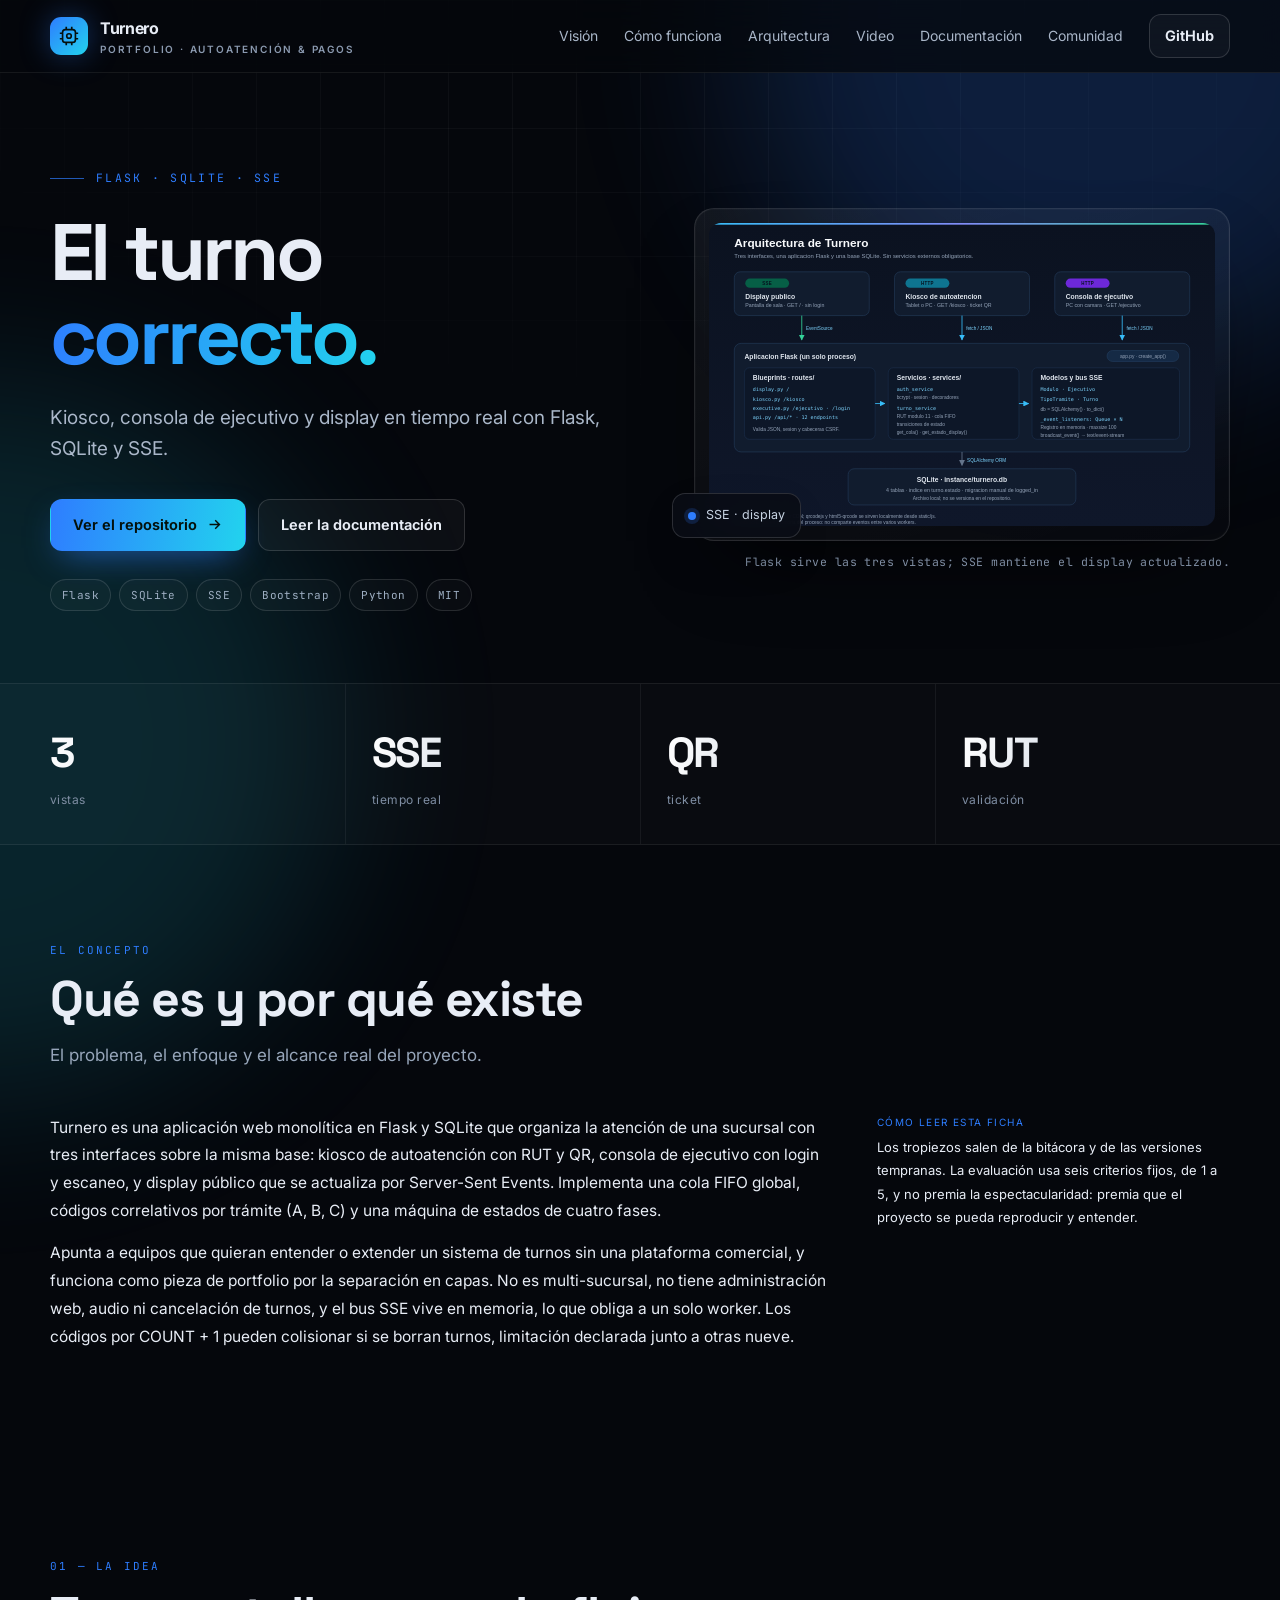
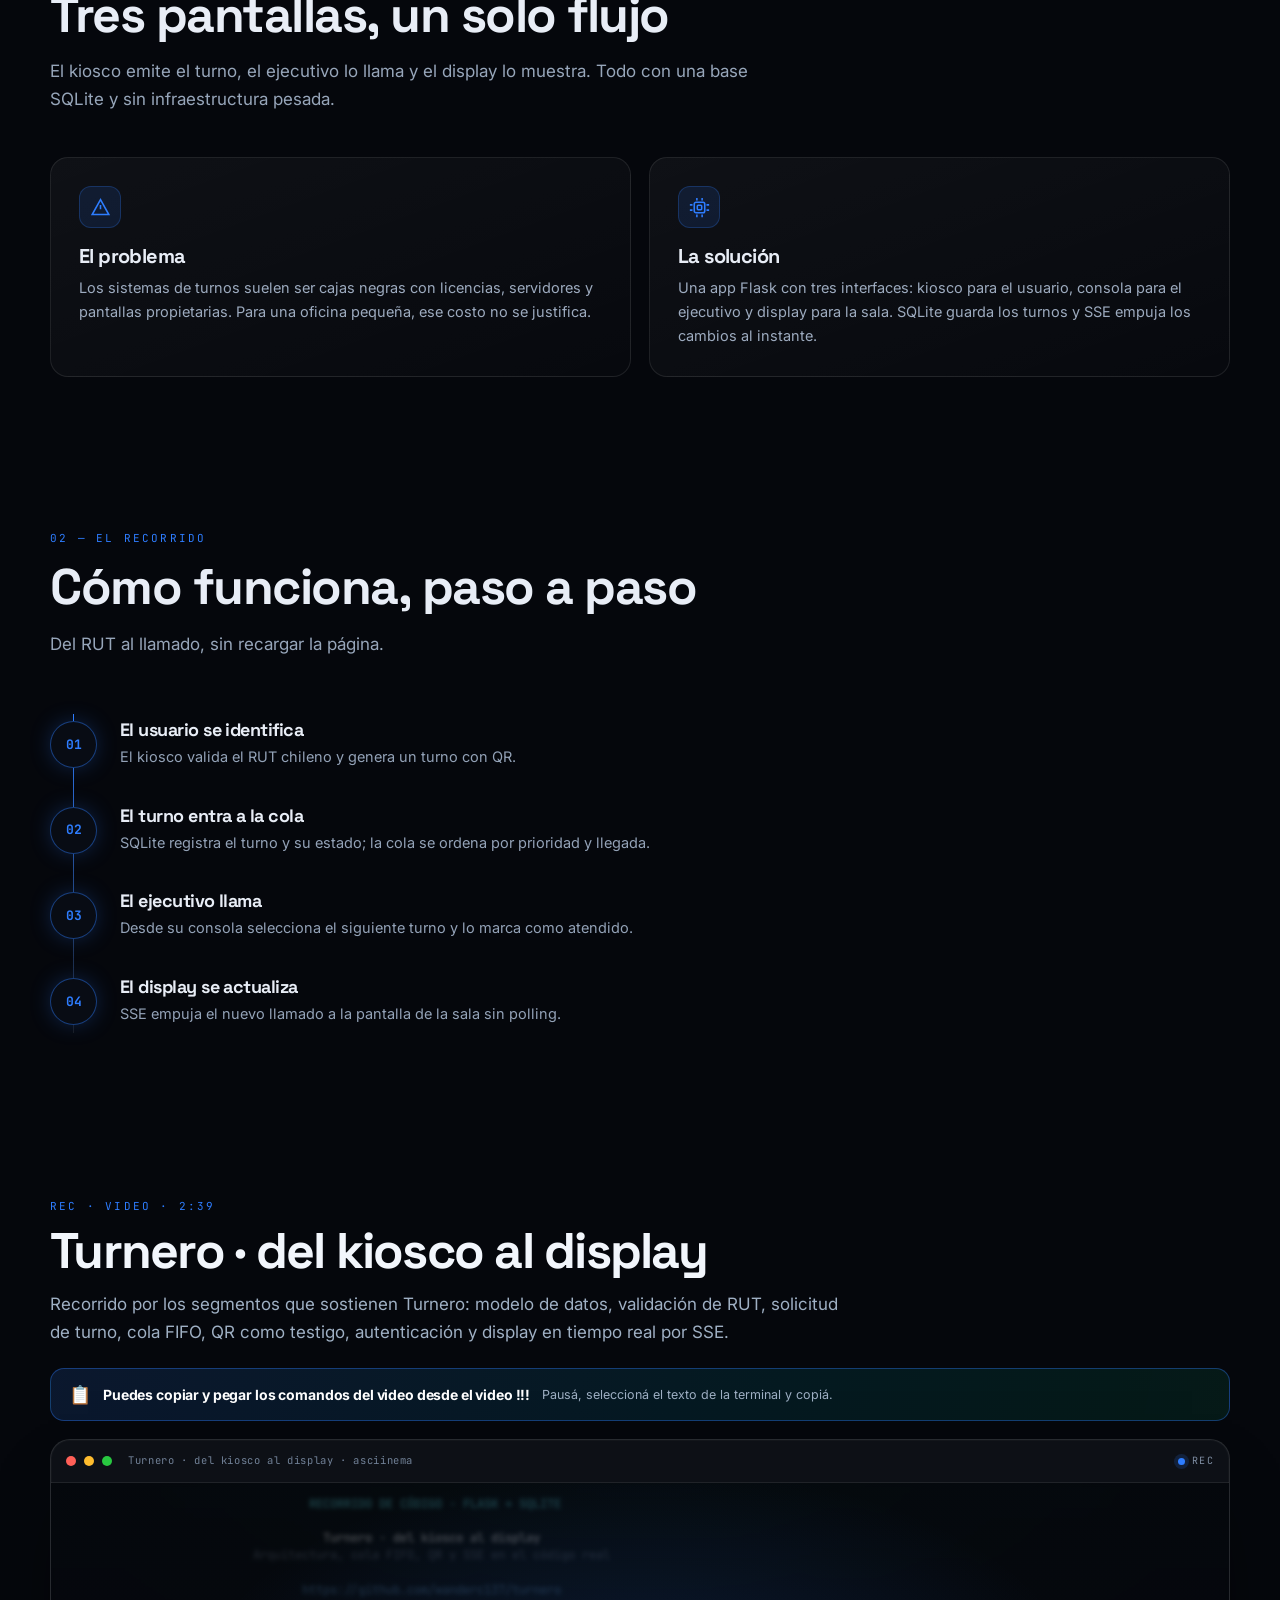
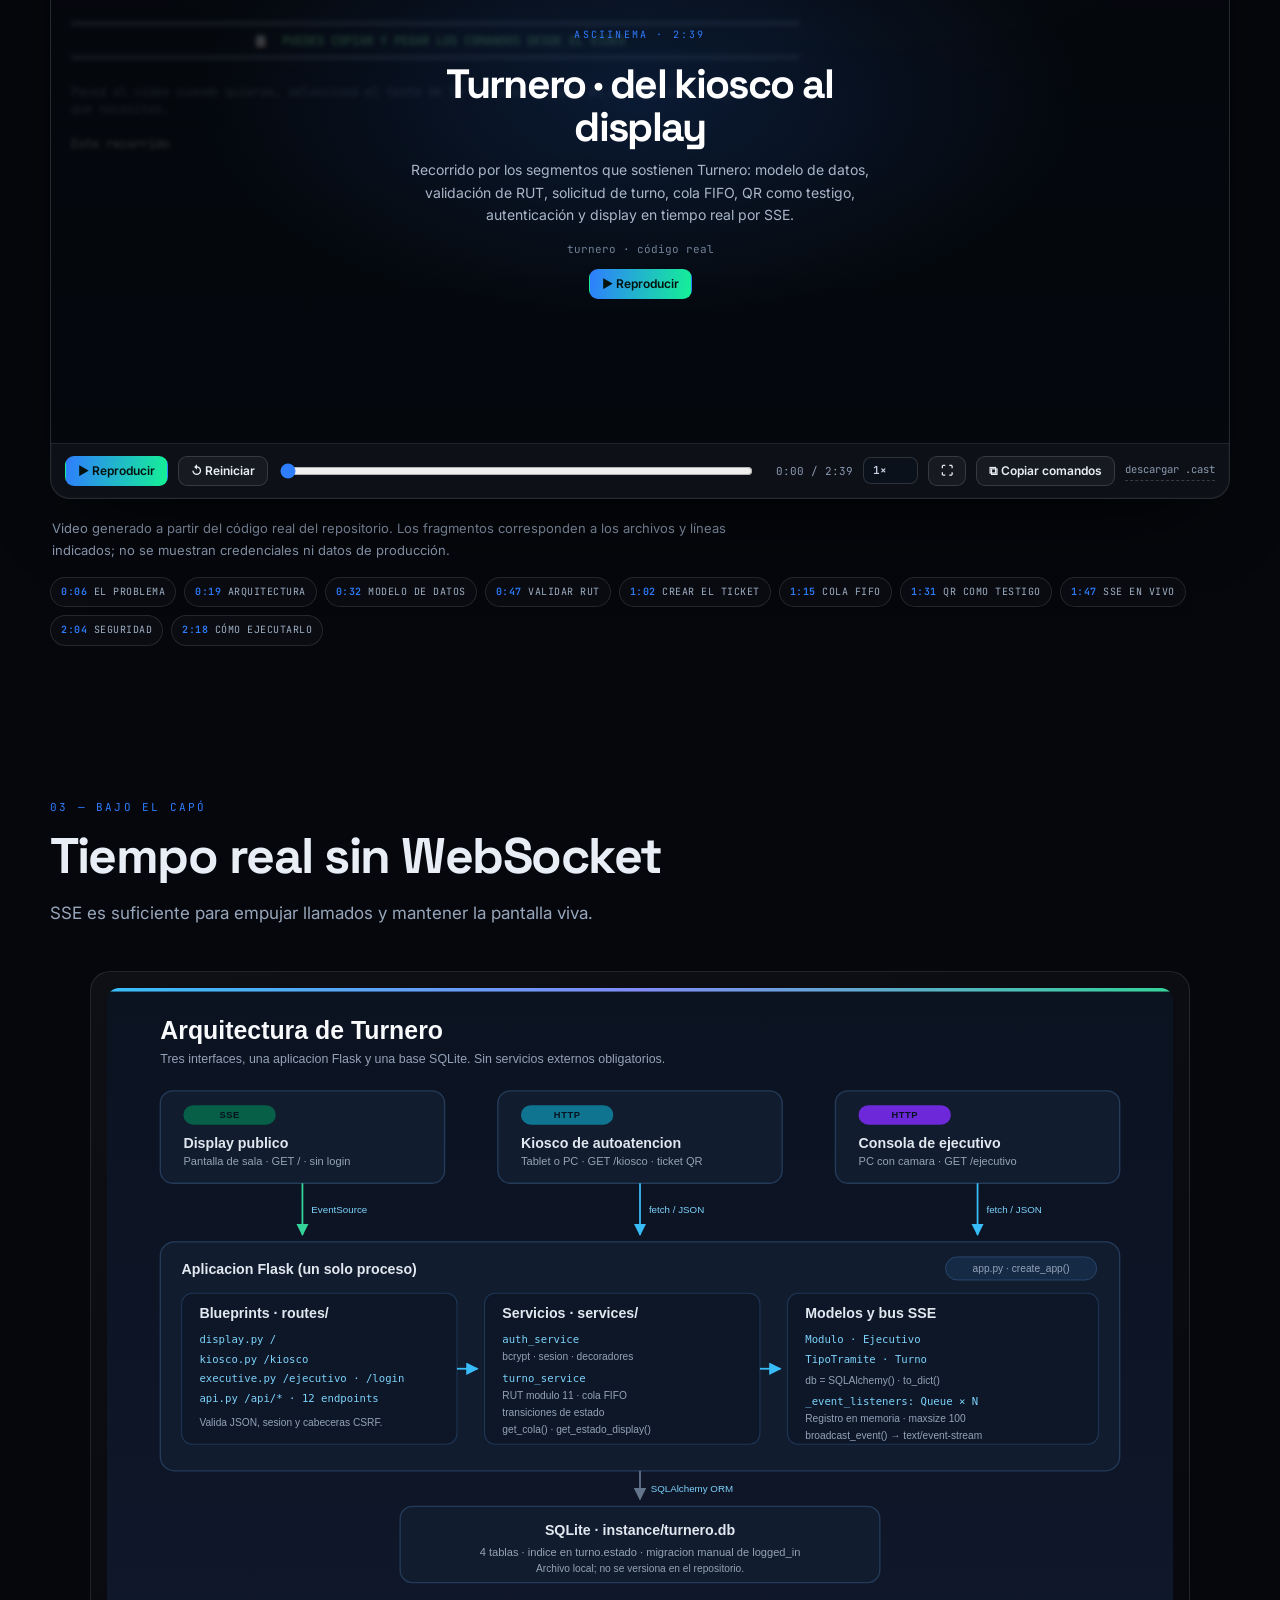
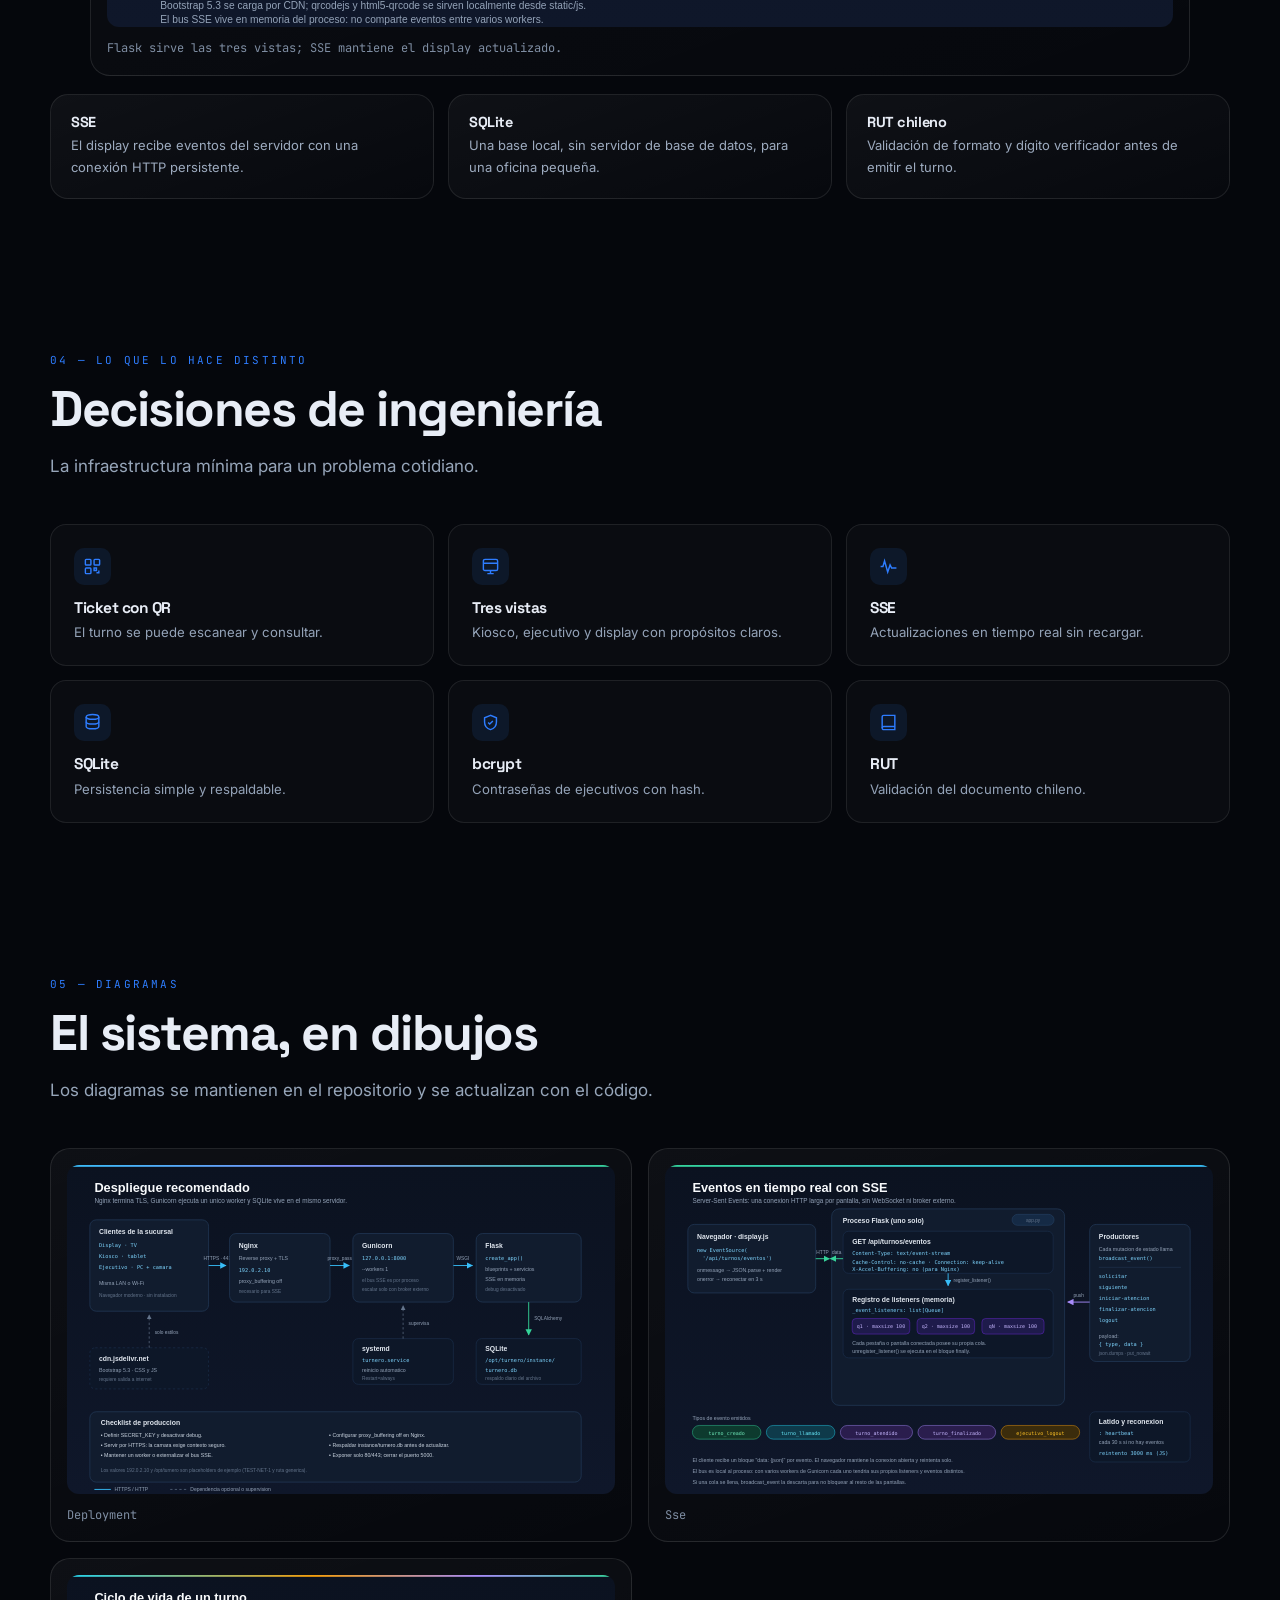
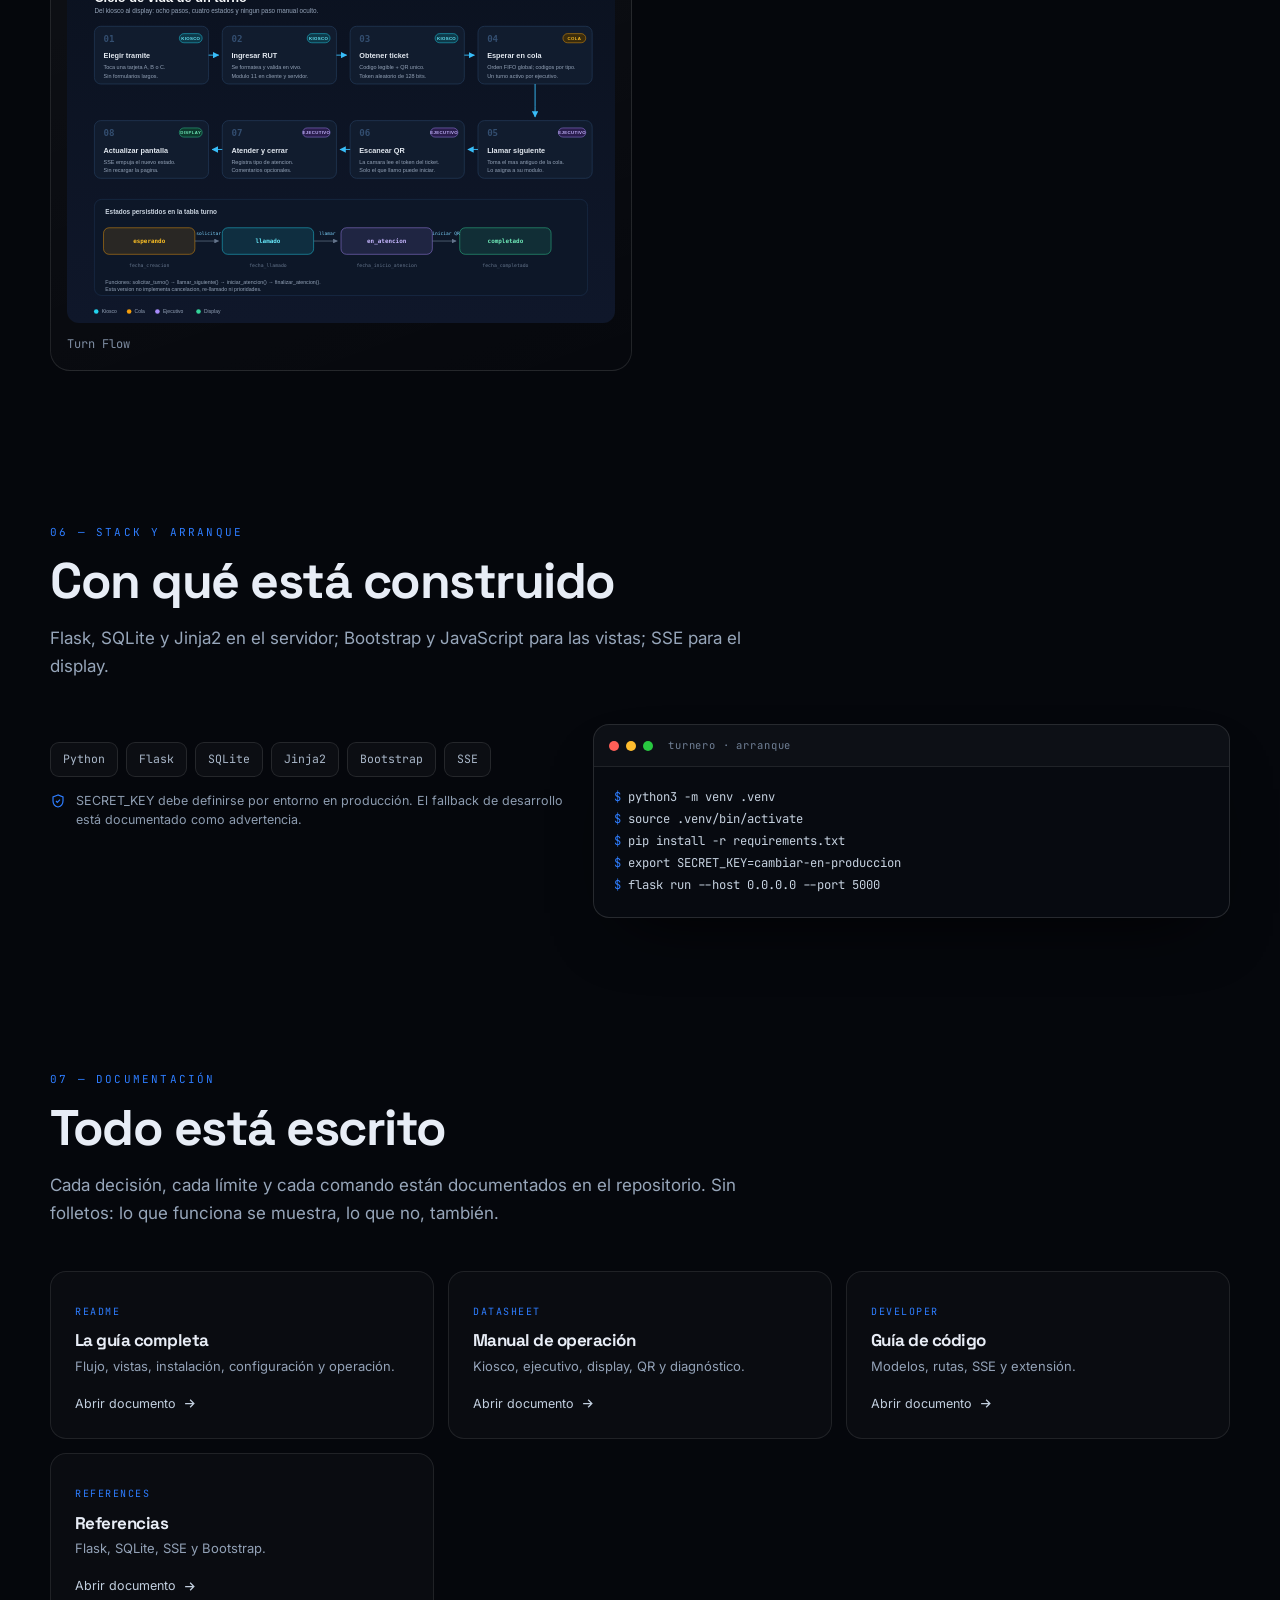
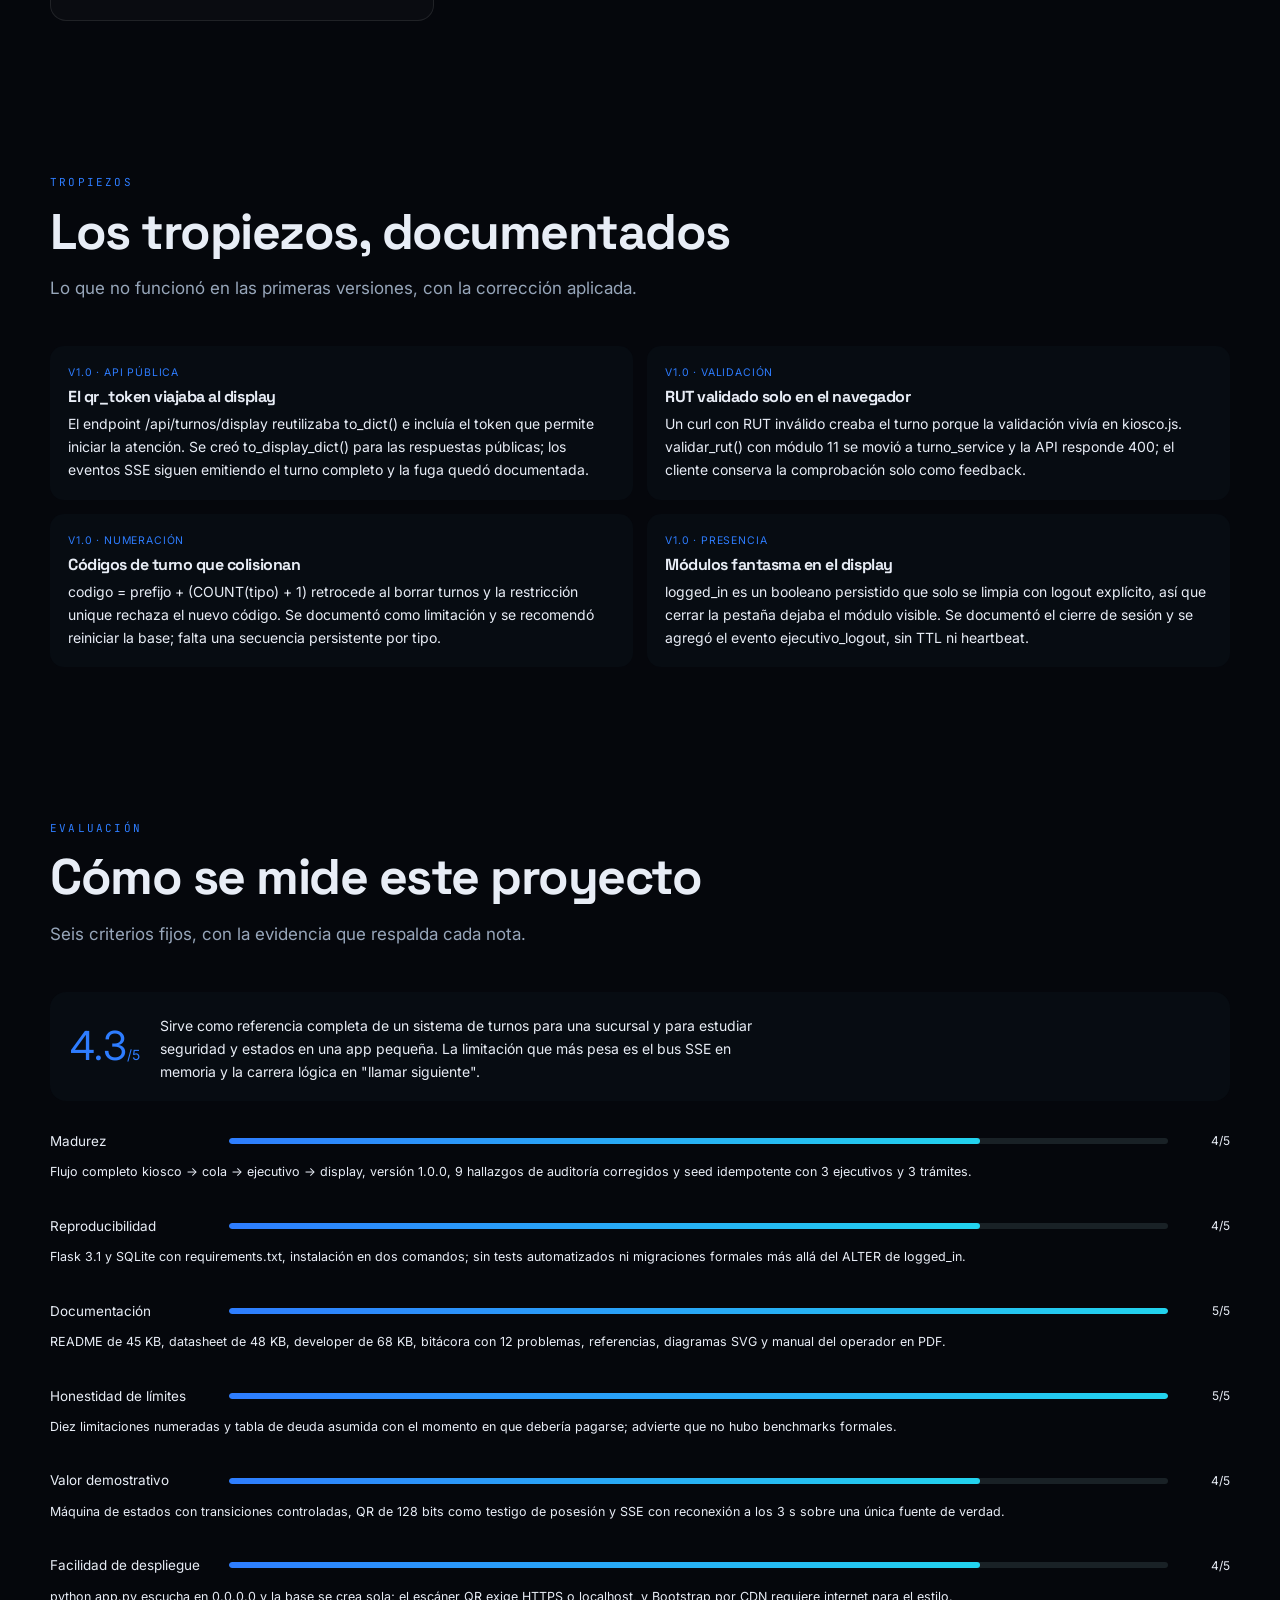
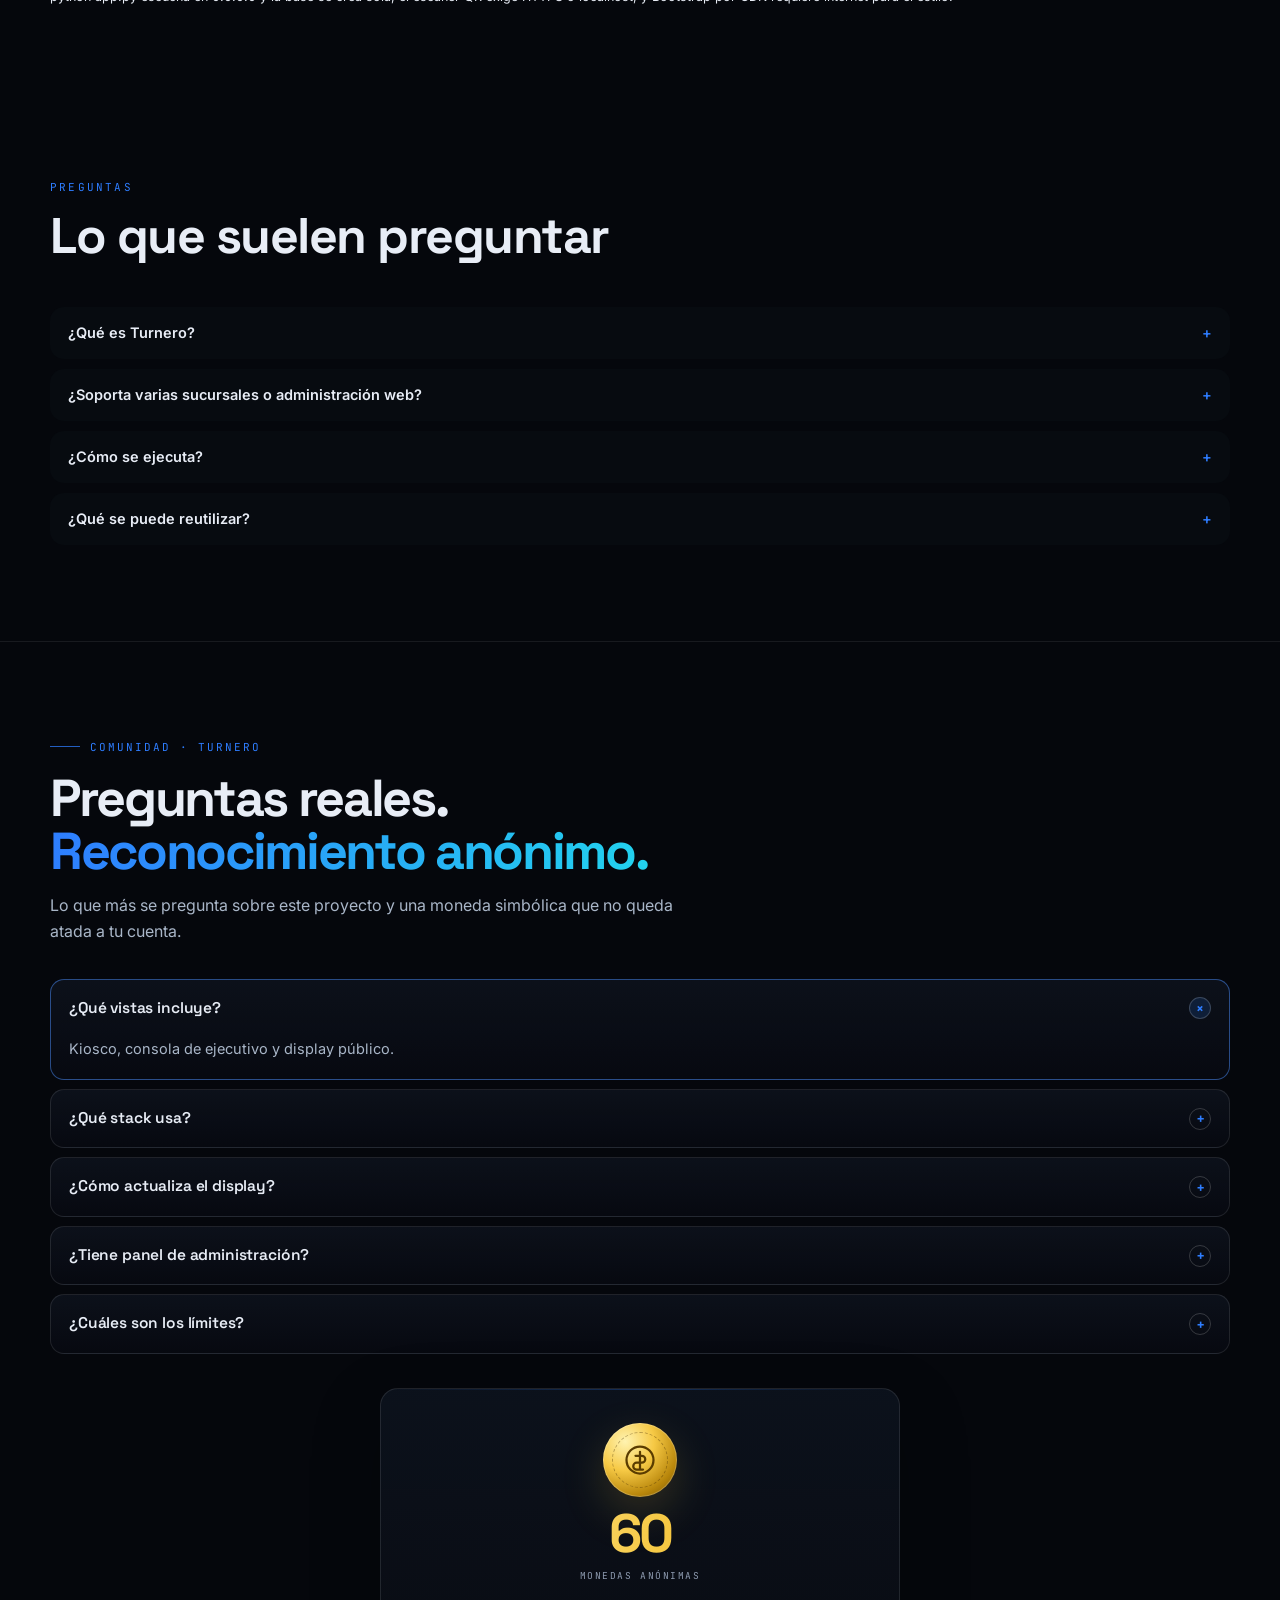
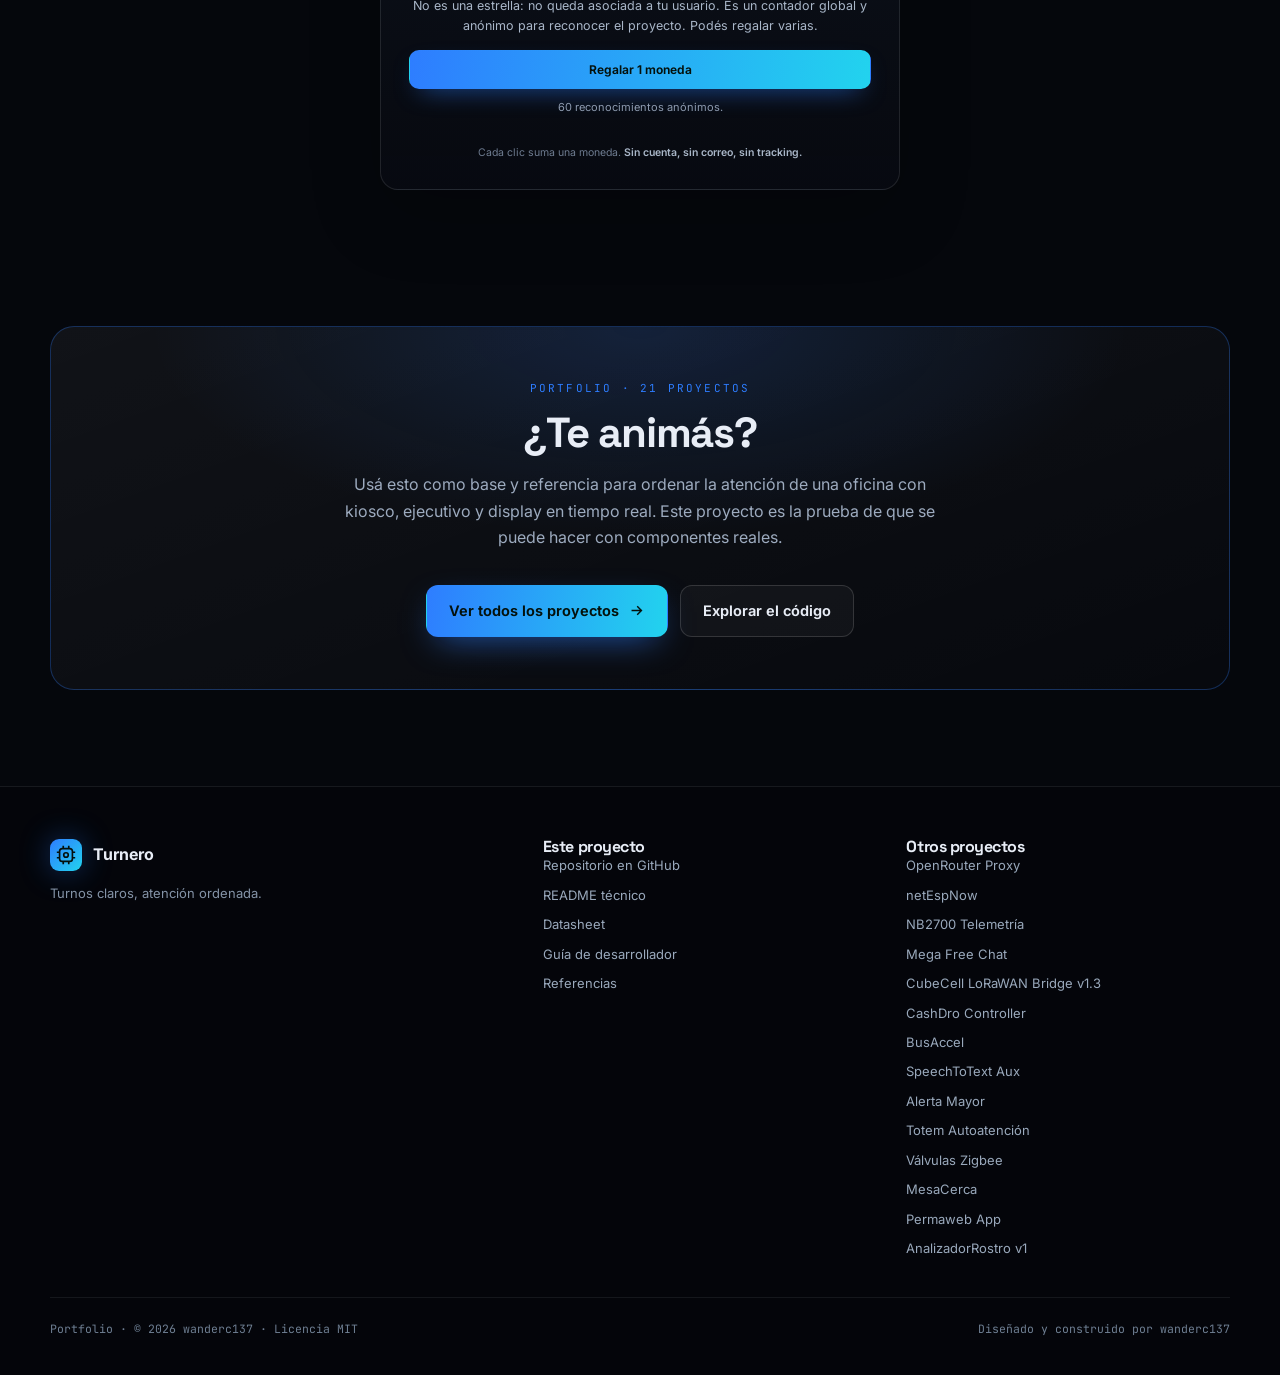
<file: docs/index.html>
<!DOCTYPE html>

<html lang="es">
<head>
<meta charset="utf-8"/>
<meta content="width=device-width, initial-scale=1" name="viewport"/>
<title>El turno correcto. · Turnero</title>
<meta content="Sistema de turnos con Flask y SQLite: kiosco, consola de ejecutivo y display en tiempo real con SSE y QR." name="description"/>
<meta content="wanderc137" name="author"/>
<meta content="website" property="og:type"/>
<meta content="El turno correcto. · Turnero" property="og:title"/>
<meta content="Sistema de turnos con Flask y SQLite: kiosco, consola de ejecutivo y display en tiempo real con SSE y QR." property="og:description"/>
<meta content="https://wanderc137.github.io/turnero/" property="og:url"/>
<meta content="https://wanderc137.github.io/turnero/assets/og.png" property="og:image"/>
<meta content="summary_large_image" name="twitter:card"/>
<meta content="El turno correcto. · Turnero" name="twitter:title"/>
<meta content="Sistema de turnos con Flask y SQLite: kiosco, consola de ejecutivo y display en tiempo real con SSE y QR." name="twitter:description"/>
<meta content="https://wanderc137.github.io/turnero/assets/og.png" name="twitter:image"/>
<link href="data:image/svg+xml,&lt;svg xmlns='http://www.w3.org/2000/svg' viewBox='0 0 100 100'&gt;&lt;rect width='100' height='100' rx='22' fill='%2305070c'/&gt;&lt;rect x='22' y='22' width='56' height='56' rx='12' fill='none' stroke='%232E7DFF' stroke-width='7'/&gt;&lt;circle cx='50' cy='50' r='9' fill='%232E7DFF'/&gt;&lt;/svg&gt;" rel="icon"/>
<link href="https://fonts.googleapis.com" rel="preconnect"/>
<link crossorigin="" href="https://fonts.gstatic.com" rel="preconnect"/>
<link href="https://fonts.googleapis.com/css2?family=Inter:wght@400;500;600;700&amp;family=JetBrains+Mono:wght@400;500;600&amp;family=Space+Grotesk:wght@500;600;700&amp;display=swap" rel="stylesheet"/>
<style>
*,*::before,*::after{box-sizing:border-box}
html{scroll-behavior:smooth;scrollbar-width:none}
::-webkit-scrollbar{width:0;height:0}
::-webkit-scrollbar-track{background:#05070c}
::-webkit-scrollbar-thumb{background:#2a3448;border-radius:999px;border:2px solid #05070c}
::-webkit-scrollbar-thumb:hover{background:#3a4a66}
body{
  margin:0;background:#05070c;color:#e8edf6;
  font-family:'Inter',system-ui,-apple-system,'Segoe UI',sans-serif;
  font-size:16px;line-height:1.65;-webkit-font-smoothing:antialiased;
  overflow-x:hidden;
}
::selection{background:var(--accent);color:#04110c}
a{color:inherit;text-decoration:none}
img{max-width:100%;display:block}
h1,h2,h3,h4{font-family:'Space Grotesk','Inter',sans-serif;line-height:1.05;letter-spacing:-.03em;margin:0}
p{margin:0}
.mono{font-family:'JetBrains Mono',ui-monospace,SFMono-Regular,Menlo,monospace}
.wrap{width:min(1180px,calc(100% - 48px));margin:0 auto}
.grid-overlay{
  position:fixed;inset:0;z-index:0;pointer-events:none;
  background-image:linear-gradient(rgba(255,255,255,.035) 1px,transparent 1px),linear-gradient(90deg,rgba(255,255,255,.035) 1px,transparent 1px);
  background-size:64px 64px;
  mask-image:radial-gradient(ellipse 80% 60% at 50% 0%,#000 30%,transparent 78%);
  -webkit-mask-image:radial-gradient(ellipse 80% 60% at 50% 0%,#000 30%,transparent 78%);
}
.glow{
  position:fixed;z-index:0;pointer-events:none;filter:blur(90px);opacity:.20;
  width:720px;height:720px;border-radius:50%;
}
.glow.one{top:-340px;right:-180px;background:var(--accent)}
.glow.two{top:380px;left:-380px;background:var(--accent2);opacity:.14}
.nav{
  position:sticky;top:0;z-index:50;
  backdrop-filter:blur(18px);-webkit-backdrop-filter:blur(18px);
  background:rgba(5,7,12,.72);border-bottom:1px solid rgba(255,255,255,.07);
}
.nav-inner{display:flex;align-items:center;justify-content:space-between;height:72px}
.brand{display:flex;align-items:center;gap:12px;font-weight:700;letter-spacing:-.02em}
.brand-mark{
  width:38px;height:38px;border-radius:11px;display:grid;place-items:center;
  background:linear-gradient(135deg,var(--accent),var(--accent2));color:#05100c;
  box-shadow:0 0 30px color-mix(in srgb,var(--accent) 35%,transparent);
}
.brand-mark svg{width:22px;height:22px;stroke:#05100c;fill:none;stroke-width:1.8}
.brand small{display:block;font-size:10px;letter-spacing:.18em;color:#8b9ab0;font-weight:600;text-transform:uppercase}
.nav-links{display:flex;align-items:center;gap:26px;font-size:14px;color:#a9b6c8}
.nav-links a:hover{color:#fff}
.btn{
  display:inline-flex;align-items:center;justify-content:center;gap:9px;
  padding:13px 22px;border-radius:12px;font-weight:650;font-size:14.5px;
  border:1px solid transparent;transition:transform .2s ease,box-shadow .2s ease,background .2s ease;
  white-space:nowrap;
}
.btn:hover{transform:translateY(-2px)}
.btn-primary{
  background:linear-gradient(100deg,var(--accent),var(--accent2));color:#04110c;
  box-shadow:0 12px 34px -12px color-mix(in srgb,var(--accent) 70%,transparent);
}
.btn-primary:hover{box-shadow:0 18px 44px -12px color-mix(in srgb,var(--accent) 80%,transparent)}
.btn-ghost{background:rgba(255,255,255,.035);border-color:rgba(255,255,255,.14);color:#e8edf6}
.btn-ghost:hover{background:rgba(255,255,255,.07)}
.btn svg{width:17px;height:17px;stroke:currentColor;fill:none;stroke-width:2}
.hero{position:relative;z-index:1;padding:96px 0 72px}
.hero-grid{display:grid;grid-template-columns:1.04fr .96fr;gap:64px;align-items:center}
.eyebrow{
  font-family:'JetBrains Mono',monospace;font-size:11.5px;letter-spacing:.2em;
  text-transform:uppercase;color:var(--accent);display:flex;align-items:center;gap:12px;margin-bottom:22px;
}
.eyebrow::before{content:"";width:34px;height:1px;background:var(--accent);opacity:.7}
h1{font-size:clamp(42px,6.4vw,80px);font-weight:700;letter-spacing:-.045em}
.grad{background:linear-gradient(100deg,var(--accent),var(--accent2));-webkit-background-clip:text;background-clip:text;color:transparent}
.lead{font-size:clamp(17px,1.5vw,19px);color:#aab7c9;margin-top:24px;max-width:60ch}
.hero-actions{display:flex;flex-wrap:wrap;gap:12px;margin-top:34px}
.hero-badges{display:flex;flex-wrap:wrap;gap:8px;margin-top:28px}
.badge{
  font-family:'JetBrains Mono',monospace;font-size:11px;letter-spacing:.04em;
  padding:6px 11px;border-radius:999px;border:1px solid rgba(255,255,255,.12);
  color:#9fb0c4;background:rgba(255,255,255,.025);
}
.hero-visual{position:relative}
.visual-frame{
  border:1px solid rgba(255,255,255,.11);border-radius:20px;overflow:hidden;
  background:linear-gradient(160deg,rgba(255,255,255,.055),rgba(255,255,255,.012));
  box-shadow:0 40px 90px -40px rgba(0,0,0,.9),0 0 0 1px rgba(255,255,255,.02) inset;
  padding:14px;
}
.visual-frame img{border-radius:12px;width:100%}
.visual-caption{font-size:11.5px;color:#7f8ea3;margin-top:12px;text-align:right;font-family:'JetBrains Mono',monospace;letter-spacing:.04em}
.float-chip{
  position:absolute;left:-22px;bottom:34px;display:flex;align-items:center;gap:10px;
  background:rgba(9,13,21,.92);border:1px solid rgba(255,255,255,.14);border-radius:13px;
  padding:11px 15px;font-size:12.5px;color:#c7d3e2;backdrop-filter:blur(10px);
  box-shadow:0 20px 50px -20px #000;
}
.float-chip b{color:var(--accent);font-family:'Space Grotesk',sans-serif;font-size:16px}
.live-dot{width:8px;height:8px;border-radius:50%;background:var(--accent);box-shadow:0 0 0 4px color-mix(in srgb,var(--accent) 18%,transparent);animation:pulse 2.4s infinite}
@keyframes pulse{0%,100%{opacity:1}50%{opacity:.35}}
/* vending kiosk */
.kiosk{
  border:1px solid rgba(255,255,255,.13);border-radius:22px;padding:18px;
  background:linear-gradient(165deg,#0b1019,#070a11 60%,#0a0f18);
  box-shadow:0 45px 100px -45px #000,0 0 0 1px rgba(255,255,255,.02) inset;
}
.kiosk-head{display:flex;align-items:center;gap:9px;font-family:'JetBrains Mono',monospace;font-size:10.5px;letter-spacing:.12em;color:#8494a9;padding:2px 4px 14px;border-bottom:1px solid rgba(255,255,255,.07)}
.kiosk-head .timer{margin-left:auto;color:var(--accent)}
.kiosk-grid{display:grid;grid-template-columns:1fr 1fr;gap:10px;padding:14px 0}
.prod{background:rgba(255,255,255,.035);border:1px solid rgba(255,255,255,.075);border-radius:13px;padding:12px;display:flex;align-items:center;gap:11px}
.prod img{width:44px;height:44px;object-fit:contain;filter:drop-shadow(0 6px 10px rgba(0,0,0,.5))}
.prod span{font-size:11.5px;color:#c3cfdd;display:block;line-height:1.25}
.prod b{font-family:'JetBrains Mono',monospace;font-size:11px;color:var(--accent)}
.kiosk-pay{display:flex;align-items:center;gap:12px;border:1px solid color-mix(in srgb,var(--accent) 30%,transparent);background:color-mix(in srgb,var(--accent) 7%,transparent);border-radius:13px;padding:12px 14px}
.kiosk-pay .sol{width:38px;height:38px;border-radius:10px;display:grid;place-items:center;background:linear-gradient(135deg,var(--accent),var(--accent2));color:#04110c;font-size:23px;font-weight:800}
.kiosk-pay small{display:block;font-family:'JetBrains Mono',monospace;font-size:9.5px;letter-spacing:.1em;color:#8ea0b5}
.kiosk-pay strong{font-size:15px}
.kiosk-pay .pill{margin-left:auto;font-family:'JetBrains Mono',monospace;font-size:10px;letter-spacing:.12em;background:var(--accent);color:#04110c;padding:7px 11px;border-radius:8px;font-weight:700}
.stats{position:relative;z-index:1;border-top:1px solid rgba(255,255,255,.07);border-bottom:1px solid rgba(255,255,255,.07);background:rgba(255,255,255,.018)}
.stats-grid{display:grid;grid-template-columns:repeat(4,1fr);gap:0}
.stat{padding:34px 26px;border-left:1px solid rgba(255,255,255,.06)}
.stat:first-child{border-left:0;padding-left:0}
.stat-value{font-family:'Space Grotesk',sans-serif;font-size:clamp(28px,3.4vw,42px);font-weight:700;letter-spacing:-.04em;background:linear-gradient(100deg,#fff,#a9b8cc);-webkit-background-clip:text;background-clip:text;color:transparent}
.stat-label{font-size:12px;color:#7f8ea3;letter-spacing:.04em;margin-top:3px}
.section{position:relative;z-index:1;padding:96px 0}
.section.tight{padding-top:56px}
.section-head{max-width:780px;margin-bottom:44px}
.kicker{font-family:'JetBrains Mono',monospace;font-size:11px;letter-spacing:.2em;text-transform:uppercase;color:var(--accent);margin-bottom:14px}
h2{font-size:clamp(30px,4.1vw,50px);font-weight:700}
.section-sub{color:#97a6ba;font-size:17px;margin-top:16px;max-width:68ch}
.split{display:grid;grid-template-columns:1fr 1fr;gap:18px}
.card{
  border:1px solid rgba(255,255,255,.09);border-radius:18px;padding:28px;
  background:linear-gradient(160deg,rgba(255,255,255,.045),rgba(255,255,255,.012));
}
.card .icon{width:42px;height:42px;border-radius:12px;display:grid;place-items:center;background:color-mix(in srgb,var(--accent) 12%,transparent);border:1px solid color-mix(in srgb,var(--accent) 25%,transparent);margin-bottom:18px}
.card .icon svg{width:21px;height:21px;stroke:var(--accent);fill:none;stroke-width:1.8}
.card h3{font-size:20px;margin-bottom:9px}
.card p{color:#9dabbf;font-size:14.5px}
.timeline{position:relative;margin-top:10px}
.timeline::before{content:"";position:absolute;left:23px;top:12px;bottom:12px;width:1px;background:linear-gradient(var(--accent),rgba(255,255,255,.08))}
.step{display:grid;grid-template-columns:48px 1fr;gap:22px;padding:19px 0;align-items:start}
.step-num{
  width:47px;height:47px;border-radius:50%;display:grid;place-items:center;
  border:1px solid color-mix(in srgb,var(--accent) 45%,transparent);
  background:#080c14;color:var(--accent);font-family:'JetBrains Mono',monospace;font-size:13px;font-weight:700;
  position:relative;z-index:1;box-shadow:0 0 26px -6px color-mix(in srgb,var(--accent) 45%,transparent);
}
.step-body h3{font-size:18px;margin-bottom:5px}
.step-body p{color:#93a2b7;font-size:14.5px;max-width:78ch}
.figure{
  border:1px solid rgba(255,255,255,.1);border-radius:20px;padding:16px;
  background:linear-gradient(160deg,rgba(255,255,255,.04),rgba(255,255,255,.008));
}
.figure img{width:100%;border-radius:12px}
.figure figcaption{font-size:12px;color:#7f8ea3;margin-top:12px;font-family:'JetBrains Mono',monospace}
.arch-points{display:grid;grid-template-columns:repeat(3,1fr);gap:14px;margin-top:18px}
.arch-points .card{padding:20px}
.arch-points .card h4{font-size:14.5px;margin-bottom:5px}
.arch-points .card p{font-size:13px}
.features{display:grid;grid-template-columns:repeat(3,1fr);gap:14px}
.feature{border:1px solid rgba(255,255,255,.085);border-radius:16px;padding:23px;background:rgba(255,255,255,.022);transition:border-color .2s,background .2s,transform .2s}
.feature:hover{border-color:color-mix(in srgb,var(--accent) 38%,transparent);background:rgba(255,255,255,.038);transform:translateY(-3px)}
.feature .icon{width:37px;height:37px;border-radius:10px;display:grid;place-items:center;background:color-mix(in srgb,var(--accent) 10%,transparent);margin-bottom:15px}
.feature .icon svg{width:19px;height:19px;stroke:var(--accent);fill:none;stroke-width:1.8}
.feature h3{font-size:15.5px;margin-bottom:6px}
.feature p{font-size:13.2px;color:#94a3b8;line-height:1.55}
.stack-grid{display:grid;grid-template-columns:.9fr 1.1fr;gap:22px;align-items:start}
.chips{display:flex;flex-wrap:wrap;gap:8px;margin-top:18px}
.chip{font-family:'JetBrains Mono',monospace;font-size:11.5px;padding:7px 12px;border-radius:9px;border:1px solid rgba(255,255,255,.1);background:rgba(255,255,255,.03);color:#aab8ca}
.terminal{border:1px solid rgba(255,255,255,.13);border-radius:16px;overflow:hidden;background:#070a10;box-shadow:0 30px 70px -35px #000}
.terminal-bar{display:flex;align-items:center;gap:7px;padding:12px 15px;border-bottom:1px solid rgba(255,255,255,.08);background:rgba(255,255,255,.025)}
.terminal-bar i{width:10px;height:10px;border-radius:50%;background:#ff5f57;display:block}
.terminal-bar i:nth-child(2){background:#febc2e}
.terminal-bar i:nth-child(3){background:#28c840}
.terminal-bar span{margin-left:8px;font-family:'JetBrains Mono',monospace;font-size:10.5px;color:#718197;letter-spacing:.08em}
.terminal pre{margin:0;padding:20px;overflow:auto;font-family:'JetBrains Mono',monospace;font-size:12.2px;line-height:1.8;color:#c6d2e0}
.terminal .p{color:var(--accent)}
.terminal .c{color:#68788d}
.note{display:flex;gap:10px;align-items:flex-start;margin-top:14px;font-size:12.5px;color:#8d9cb0;line-height:1.55}
.note svg{width:16px;height:16px;stroke:var(--accent);fill:none;stroke-width:1.8;flex:0 0 auto;margin-top:2px}
.docs-grid{display:grid;grid-template-columns:repeat(3,1fr);gap:14px}
.doc-card{display:block;border:1px solid rgba(255,255,255,.09);border-radius:16px;padding:24px;background:rgba(255,255,255,.022);transition:border-color .2s,transform .2s,background .2s}
.doc-card:hover{border-color:color-mix(in srgb,var(--accent) 40%,transparent);transform:translateY(-3px);background:rgba(255,255,255,.04)}
.doc-card .tag{font-family:'JetBrains Mono',monospace;font-size:10px;letter-spacing:.15em;color:var(--accent);text-transform:uppercase}
.doc-card h3{font-size:17px;margin:10px 0 6px}
.doc-card p{font-size:13px;color:#93a2b7}
.doc-card .arrow{display:flex;align-items:center;gap:6px;margin-top:16px;font-size:12.5px;color:#c2cfdf}
.doc-card .arrow svg{width:15px;height:15px;stroke:currentColor;fill:none;stroke-width:2;transition:transform .2s}
.doc-card:hover .arrow svg{transform:translateX(4px)}
.gallery{display:grid;grid-template-columns:1fr 1fr;gap:16px}
.gallery .figure{margin:0}
.cta{position:relative;z-index:1;padding:40px 0 96px}
.cta-card{
  border-radius:24px;padding:52px;text-align:center;position:relative;overflow:hidden;
  border:1px solid color-mix(in srgb,var(--accent) 30%,transparent);
  background:
    radial-gradient(700px 300px at 50% 0%,color-mix(in srgb,var(--accent) 16%,transparent),transparent 70%),
    linear-gradient(160deg,rgba(255,255,255,.05),rgba(255,255,255,.012));
}
.cta-card h2{font-size:clamp(28px,3.7vw,42px)}
.cta-card p{color:#9dabbf;max-width:62ch;margin:16px auto 0}
.cta-card .hero-actions{justify-content:center}
footer{position:relative;z-index:1;border-top:1px solid rgba(255,255,255,.08);padding:52px 0 36px;background:rgba(4,6,10,.6)}
.foot-grid{display:grid;grid-template-columns:1.4fr 1fr 1fr;gap:40px}
.foot-brand{display:flex;align-items:center;gap:11px;font-weight:700;margin-bottom:12px}
.foot-brand .brand-mark{width:32px;height:32px;border-radius:9px}
.foot-p{font-size:13px;color:#8493a7;max-width:38ch}
.foot h4{font-family:'JetBrains Mono',monospace;font-size:10.5px;letter-spacing:.16em;text-transform:uppercase;color:#718197;margin-bottom:13px;font-weight:500}
.foot-links{display:flex;flex-direction:column;gap:8px;font-size:13px;color:#9aa9bc}
.foot-links a:hover{color:#fff}
.foot-bottom{display:flex;justify-content:space-between;gap:20px;flex-wrap:wrap;border-top:1px solid rgba(255,255,255,.07);margin-top:38px;padding-top:22px;font-size:11.5px;color:#6f7f93;font-family:'JetBrains Mono',monospace}
.reveal{opacity:1;transform:none;transition:opacity .7s ease,transform .7s ease}
.reveal.in{opacity:1;transform:none}
@media (prefers-reduced-motion:reduce){.reveal{opacity:1;transform:none;transition:none}.live-dot{animation:none}html{scroll-behavior:auto}}
@media (max-width:980px){
  .hero-grid,.split,.stack-grid,.gallery{grid-template-columns:1fr}
  .hero{padding-top:64px}
  .hero-visual{order:-1}
  .features{grid-template-columns:1fr 1fr}
  .arch-points{grid-template-columns:1fr}
  .stats-grid{grid-template-columns:1fr 1fr}
  .stat:nth-child(3){border-left:0;padding-left:0}
  .stat{border-top:1px solid rgba(255,255,255,.06)}
  .stat:nth-child(-n+2){border-top:0}
  .docs-grid{grid-template-columns:1fr}
  .foot-grid{grid-template-columns:1fr 1fr}
  .nav-links{display:none}
}
@media (max-width:620px){
  .wrap{width:calc(100% - 32px)}
  .features{grid-template-columns:1fr}
  .stats-grid{grid-template-columns:1fr 1fr}
  .stat{padding:24px 16px}
  .cta-card{padding:34px 22px}
  .float-chip{left:8px;bottom:16px}
  .foot-grid{grid-template-columns:1fr}
  .section{padding:72px 0}
}

.fail-grid{display:grid;grid-template-columns:repeat(2,minmax(0,1fr));gap:14px;margin-top:6px}
.fail{background:rgba(10,18,24,.55);border:1px solid var(--line);border-radius:14px;padding:18px}
.fail .v{font-family:var(--mono);font-size:10.5px;letter-spacing:.08em;text-transform:uppercase;color:var(--accent)}
.fail h3{font-size:16px;margin:8px 0 6px}
.fail p{font-size:14px;margin:0;color:var(--muted)}
.rating-head{display:flex;align-items:center;gap:20px;margin:6px 0 18px;padding:18px 20px;border:1px solid var(--line);border-radius:16px;background:rgba(10,18,24,.5)}
.rating-avg{font-family:var(--mono);font-size:40px;line-height:1;color:var(--accent)}
.rating-avg small{font-size:14px;color:var(--muted)}
.rating-head p{margin:4px 0 0;font-size:14px;color:var(--muted);max-width:70ch}
.rating{display:grid;gap:2px}
.rating-row{display:grid;grid-template-columns:165px minmax(90px,1fr) 48px;gap:14px;align-items:center;padding:11px 0;border-bottom:1px solid var(--line)}
.rating-row:last-child{border-bottom:0}
.rating-name{font-size:13.5px;color:var(--text)}
.rating-bar{height:6px;border-radius:99px;background:rgba(148,190,200,.14);overflow:hidden}
.rating-bar span{display:block;height:100%;border-radius:99px;background:linear-gradient(90deg,var(--accent),var(--accent2))}
.rating-score{font-family:var(--mono);font-size:12px;color:var(--muted);text-align:right}
.rating-note{grid-column:1/-1;font-size:12.5px;color:var(--muted);margin:-4px 0 8px}
.faq{display:grid;gap:10px;margin-top:4px}
.faq details{border:1px solid var(--line);border-radius:14px;padding:14px 18px;background:rgba(10,18,24,.4)}
.faq summary{cursor:pointer;font-weight:600;font-size:14.5px;list-style:none}
.faq summary::-webkit-details-marker{display:none}
.faq summary::after{content:"+";float:right;color:var(--accent);font-family:var(--mono)}
.faq details[open] summary::after{content:"−"}
.faq p{margin:10px 0 0;font-size:14px;color:var(--muted);line-height:1.7}
.concept-grid{display:grid;grid-template-columns:1.35fr .65fr;gap:26px;align-items:start}
.concept-grid p{font-size:15.5px;color:var(--muted);line-height:1.8;margin:0 0 14px}
.concept-side{border-left:1px solid var(--line);padding-left:22px}
.concept-side .k{font-family:var(--mono);font-size:10px;letter-spacing:.14em;text-transform:uppercase;color:var(--accent)}
.concept-side p{font-size:13px;margin:6px 0 16px}
@media(max-width:760px){.concept-grid,.fail-grid{grid-template-columns:1fr}.concept-side{border-left:0;padding-left:0}}

</style>
<link href="assets/community.css?v=5" rel="stylesheet"/><link href="rec/player.css?v=1" rel="stylesheet"/>
</head>
<body style="--accent:#2E7DFF;--accent2:#22D3EE">
<div class="grid-overlay"></div>
<div class="glow one"></div>
<div class="glow two"></div>
<header class="nav">
<div class="wrap nav-inner">
<a class="brand" href="#top">
<span class="brand-mark"><svg viewbox="0 0 24 24"><rect height="14" rx="3" width="14" x="5" y="5"></rect><path d="M9 2v3M15 2v3M9 19v3M15 19v3M2 9h3M2 15h3M19 9h3M19 15h3"></path><circle cx="12" cy="12" r="2.5"></circle></svg></span>
<span>Turnero<small>Portfolio · Autoatención &amp; pagos</small></span>
</a>
<nav aria-label="Navegación" class="nav-links">
<a href="#problema">Visión</a>
<a href="#como">Cómo funciona</a>
<a href="#arquitectura">Arquitectura</a>
<a href="#video">Video</a>
<a href="#docs">Documentación</a>
<a href="#comunidad">Comunidad</a>
<a class="btn btn-ghost" href="https://github.com/wanderc137/turnero" rel="noopener" style="padding:9px 15px" target="_blank">GitHub</a>
</nav>
</div>
</header>
<main id="top">
<section class="hero">
<div class="wrap hero-grid">
<div class="hero-copy">
<div class="eyebrow">FLASK · SQLITE · SSE</div>
<h1>El turno<br/><span class="grad">correcto.</span></h1>
<p class="lead">Kiosco, consola de ejecutivo y display en tiempo real con Flask, SQLite y SSE.</p>
<div class="hero-actions">
<a class="btn btn-primary" href="https://github.com/wanderc137/turnero" rel="noopener" target="_blank">Ver el repositorio <svg viewbox="0 0 24 24"><path d="M5 12h14M13 6l6 6-6 6"></path></svg></a>
<a class="btn btn-ghost" href="https://github.com/wanderc137/turnero#readme" rel="noopener" target="_blank">Leer la documentación</a>
</div>
<div class="hero-badges"><span class="badge">Flask</span><span class="badge">SQLite</span><span class="badge">SSE</span><span class="badge">Bootstrap</span><span class="badge">Python</span><span class="badge">MIT</span></div>
</div>
<div class="hero-visual">
<div class="visual-frame"><img alt="Arquitectura del turnero con kiosco, ejecutivo, display y SQLite" src="assets/architecture.svg"/></div>
<div class="visual-caption">Flask sirve las tres vistas; SSE mantiene el display actualizado.</div>
<div class="float-chip"><span class="live-dot"></span>SSE · display</div>
</div>
</div>
</section>
<section class="stats"><div class="wrap stats-grid"><div class="stat"><div class="stat-value">3</div><div class="stat-label">vistas</div></div><div class="stat"><div class="stat-value">SSE</div><div class="stat-label">tiempo real</div></div><div class="stat"><div class="stat-value">QR</div><div class="stat-label">ticket</div></div><div class="stat"><div class="stat-value">RUT</div><div class="stat-label">validación</div></div></div></section><section class="section" id="concepto"><div class="wrap"><div class="section-head"><div class="kicker">El concepto</div><h2>Qué es y por qué existe</h2><p class="section-sub">El problema, el enfoque y el alcance real del proyecto.</p></div><div class="concept-grid"><div><p>Turnero es una aplicación web monolítica en Flask y SQLite que organiza la atención de una sucursal con tres interfaces sobre la misma base: kiosco de autoatención con RUT y QR, consola de ejecutivo con login y escaneo, y display público que se actualiza por Server-Sent Events. Implementa una cola FIFO global, códigos correlativos por trámite (A, B, C) y una máquina de estados de cuatro fases.</p><p>Apunta a equipos que quieran entender o extender un sistema de turnos sin una plataforma comercial, y funciona como pieza de portfolio por la separación en capas. No es multi-sucursal, no tiene administración web, audio ni cancelación de turnos, y el bus SSE vive en memoria, lo que obliga a un solo worker. Los códigos por COUNT + 1 pueden colisionar si se borran turnos, limitación declarada junto a otras nueve.</p></div><div class="concept-side"><div class="k">Cómo leer esta ficha</div><p>Los tropiezos salen de la bitácora y de las versiones tempranas. La evaluación usa seis criterios fijos, de 1 a 5, y no premia la espectacularidad: premia que el proyecto se pueda reproducir y entender.</p></div></div></div></section>
<section class="section" id="problema">
<div class="wrap">
<div class="section-head reveal">
<div class="kicker">01 — La idea</div>
<h2>Tres pantallas, un solo flujo</h2>
<p class="section-sub">El kiosco emite el turno, el ejecutivo lo llama y el display lo muestra. Todo con una base SQLite y sin infraestructura pesada.</p>
</div>
<div class="split">
<div class="card reveal"><div class="icon"><svg aria-hidden="true" viewbox="0 0 24 24"><path d="M12 3 2.5 20h19L12 3Z"></path><path d="M12 9v5M12 17v.01"></path></svg></div><h3>El problema</h3><p>Los sistemas de turnos suelen ser cajas negras con licencias, servidores y pantallas propietarias. Para una oficina pequeña, ese costo no se justifica.</p></div>
<div class="card reveal"><div class="icon"><svg aria-hidden="true" viewbox="0 0 24 24"><rect height="12" rx="2" width="12" x="6" y="6"></rect><path d="M9 1v3M15 1v3M9 20v3M15 20v3M1 9h3M1 15h3M20 9h3M20 15h3"></path><rect height="5" rx="1" width="5" x="9.5" y="9.5"></rect></svg></div><h3>La solución</h3><p>Una app Flask con tres interfaces: kiosco para el usuario, consola para el ejecutivo y display para la sala. SQLite guarda los turnos y SSE empuja los cambios al instante.</p></div>
</div>
</div>
</section>
<section class="section tight" id="como">
<div class="wrap">
<div class="section-head reveal">
<div class="kicker">02 — El recorrido</div>
<h2>Cómo funciona, paso a paso</h2>
<p class="section-sub">Del RUT al llamado, sin recargar la página.</p>
</div>
<div class="timeline reveal"><div class="step"><div class="step-num">01</div><div class="step-body"><h3>El usuario se identifica</h3><p>El kiosco valida el RUT chileno y genera un turno con QR.</p></div></div><div class="step"><div class="step-num">02</div><div class="step-body"><h3>El turno entra a la cola</h3><p>SQLite registra el turno y su estado; la cola se ordena por prioridad y llegada.</p></div></div><div class="step"><div class="step-num">03</div><div class="step-body"><h3>El ejecutivo llama</h3><p>Desde su consola selecciona el siguiente turno y lo marca como atendido.</p></div></div><div class="step"><div class="step-num">04</div><div class="step-body"><h3>El display se actualiza</h3><p>SSE empuja el nuevo llamado a la pantalla de la sala sin polling.</p></div></div></div>
</div>
</section>

<section class="section tight rec-section" id="video" style="--accent:#2E7DFF;--accent2:#14F195">
<div class="wrap">
<div class="rec-kicker">REC · VIDEO · 2:39</div>
<h2 class="rec-h2">Turnero · del kiosco al display</h2>
<p class="rec-lead">Recorrido por los segmentos que sostienen Turnero: modelo de datos, validación de RUT, solicitud de turno, cola FIFO, QR como testigo, autenticación y display en tiempo real por SSE.</p>
<div class="rec-banner">
<span class="rec-banner-icon">📋</span>
<strong>Puedes copiar y pegar los comandos del video desde el video !!!</strong>
<span>Pausá, seleccioná el texto de la terminal y copiá.</span>
</div>
<div class="rec-shell">
<div class="rec-bar"><i></i><i></i><i></i><span class="rec-title">Turnero · del kiosco al display · asciinema</span><span class="rec-rec"><b></b>REC</span></div>
<div class="rec-screen-wrap">
<div class="rec-screen" id="rec-screen"></div>
<div class="rec-poster" id="rec-poster">
<div class="rec-kicker">ASCIINEMA · 2:39</div>
<h3>Turnero · del kiosco al display</h3>
<p>Recorrido por los segmentos que sostienen Turnero: modelo de datos, validación de RUT, solicitud de turno, cola FIFO, QR como testigo, autenticación y display en tiempo real por SSE.</p>
<div class="rec-poster-meta">turnero · código real</div>
<button class="rec-btn rec-primary" id="rec-start" type="button">▶ Reproducir</button>
</div>
</div>
<div class="rec-controls">
<button class="rec-btn rec-primary" id="rec-play" type="button">▶ Reproducir</button>
<button class="rec-btn" id="rec-restart" type="button">↺ Reiniciar</button>
<input class="rec-progress" id="rec-range" type="range" min="0" max="1000" value="0" aria-label="Progreso"/>
<span class="rec-time" id="rec-time">0:00 / 2:39</span>
<select class="rec-speed" id="rec-speed" aria-label="Velocidad"><option value="1">1×</option><option value="1.25">1.25×</option><option value="1.5">1.5×</option><option value="2">2×</option></select>
<button class="rec-btn" id="rec-full" type="button" title="Pantalla completa">⛶</button>
<button class="rec-btn" id="rec-copy" type="button">⧉ Copiar comandos</button>
<a class="rec-download" href="rec/turnero.cast" download>descargar .cast</a>
</div>
</div>
<p class="rec-note">Video generado a partir del código real del repositorio. Los fragmentos corresponden a los archivos y líneas indicados; no se muestran credenciales ni datos de producción.</p>
<div class="rec-chapters"><span class="rec-chip"><b>0:06</b> EL PROBLEMA</span><span class="rec-chip"><b>0:19</b> ARQUITECTURA</span><span class="rec-chip"><b>0:32</b> MODELO DE DATOS</span><span class="rec-chip"><b>0:47</b> VALIDAR RUT</span><span class="rec-chip"><b>1:02</b> CREAR EL TICKET</span><span class="rec-chip"><b>1:15</b> COLA FIFO</span><span class="rec-chip"><b>1:31</b> QR COMO TESTIGO</span><span class="rec-chip"><b>1:47</b> SSE EN VIVO</span><span class="rec-chip"><b>2:04</b> SEGURIDAD</span><span class="rec-chip"><b>2:18</b> CÓMO EJECUTARLO</span></div>
</div>
</section>

<section class="section tight" id="arquitectura">
<div class="wrap">
<div class="section-head reveal">
<div class="kicker">03 — Bajo el capó</div>
<h2>Tiempo real sin WebSocket</h2>
<p class="section-sub">SSE es suficiente para empujar llamados y mantener la pantalla viva.</p>
</div>
<figure class="figure reveal"><img alt="Arquitectura del turnero con kiosco, ejecutivo, display y SQLite" loading="lazy" src="assets/architecture.svg"/><figcaption>Flask sirve las tres vistas; SSE mantiene el display actualizado.</figcaption></figure>
<div class="arch-points reveal"><div class="card"><h4>SSE</h4><p>El display recibe eventos del servidor con una conexión HTTP persistente.</p></div><div class="card"><h4>SQLite</h4><p>Una base local, sin servidor de base de datos, para una oficina pequeña.</p></div><div class="card"><h4>RUT chileno</h4><p>Validación de formato y dígito verificador antes de emitir el turno.</p></div></div>
</div>
</section>
<section class="section tight">
<div class="wrap">
<div class="section-head reveal">
<div class="kicker">04 — Lo que lo hace distinto</div>
<h2>Decisiones de ingeniería</h2>
<p class="section-sub">La infraestructura mínima para un problema cotidiano.</p>
</div>
<div class="features reveal"><div class="feature"><div class="icon"><svg aria-hidden="true" viewbox="0 0 24 24"><rect height="7" rx="1" width="7" x="3" y="3"></rect><rect height="7" rx="1" width="7" x="14" y="3"></rect><rect height="7" rx="1" width="7" x="3" y="14"></rect><path d="M14 14h3v3h-3zM20 14v.01M14 20v.01M17 20v.01M20 17v3h-3"></path></svg></div><h3>Ticket con QR</h3><p>El turno se puede escanear y consultar.</p></div><div class="feature"><div class="icon"><svg aria-hidden="true" viewbox="0 0 24 24"><rect height="14" rx="2" width="18" x="3" y="3"></rect><path d="M3 8h18M8 21h8M12 17v4"></path></svg></div><h3>Tres vistas</h3><p>Kiosco, ejecutivo y display con propósitos claros.</p></div><div class="feature"><div class="icon"><svg aria-hidden="true" viewbox="0 0 24 24"><path d="M2 12h3l2-7 4 14 3-9 2 4h6"></path></svg></div><h3>SSE</h3><p>Actualizaciones en tiempo real sin recargar.</p></div><div class="feature"><div class="icon"><svg aria-hidden="true" viewbox="0 0 24 24"><ellipse cx="12" cy="5" rx="8" ry="3"></ellipse><path d="M4 5v6c0 1.7 3.6 3 8 3s8-1.3 8-3V5"></path><path d="M4 11v6c0 1.7 3.6 3 8 3s8-1.3 8-3v-6"></path></svg></div><h3>SQLite</h3><p>Persistencia simple y respaldable.</p></div><div class="feature"><div class="icon"><svg aria-hidden="true" viewbox="0 0 24 24"><path d="M12 3 4.5 6v5.5c0 4.6 3.2 8.4 7.5 9.5 4.3-1.1 7.5-4.9 7.5-9.5V6L12 3Z"></path><path d="m9 12 2 2 4-4"></path></svg></div><h3>bcrypt</h3><p>Contraseñas de ejecutivos con hash.</p></div><div class="feature"><div class="icon"><svg aria-hidden="true" viewbox="0 0 24 24"><path d="M4 5a2 2 0 0 1 2-2h14v18H6a2 2 0 0 1-2-2V5Z"></path><path d="M4 19a2 2 0 0 1 2-2h14"></path></svg></div><h3>RUT</h3><p>Validación del documento chileno.</p></div></div>
</div>
</section>
<section class="section tight"><div class="wrap"><div class="section-head reveal"><div class="kicker">05 — Diagramas</div><h2>El sistema, en dibujos</h2><p class="section-sub">Los diagramas se mantienen en el repositorio y se actualizan con el código.</p></div><div class="gallery"><figure class="figure"><img alt="Turnero — deployment" loading="lazy" src="assets/deployment.svg"/><figcaption>Deployment</figcaption></figure><figure class="figure"><img alt="Turnero — sse" loading="lazy" src="assets/sse.svg"/><figcaption>Sse</figcaption></figure><figure class="figure"><img alt="Turnero — turn flow" loading="lazy" src="assets/turn-flow.svg"/><figcaption>Turn Flow</figcaption></figure></div></div></section>
<section class="section tight">
<div class="wrap">
<div class="section-head reveal">
<div class="kicker">06 — Stack y arranque</div>
<h2>Con qué está construido</h2>
<p class="section-sub">Flask, SQLite y Jinja2 en el servidor; Bootstrap y JavaScript para las vistas; SSE para el display.</p>
</div>
<div class="stack-grid">
<div class="reveal">
<div class="chips"><span class="chip">Python</span><span class="chip">Flask</span><span class="chip">SQLite</span><span class="chip">Jinja2</span><span class="chip">Bootstrap</span><span class="chip">SSE</span></div>
<div class="note"><svg aria-hidden="true" viewbox="0 0 24 24"><path d="M12 3 4.5 6v5.5c0 4.6 3.2 8.4 7.5 9.5 4.3-1.1 7.5-4.9 7.5-9.5V6L12 3Z"></path><path d="m9 12 2 2 4-4"></path></svg><span>SECRET_KEY debe definirse por entorno en producción. El fallback de desarrollo está documentado como advertencia.</span></div>
</div>
<div class="terminal reveal">
<div class="terminal-bar"><i></i><i></i><i></i><span>turnero · arranque</span></div>
<pre><span class="p">$</span> python3 -m venv .venv
<span class="p">$</span> source .venv/bin/activate
<span class="p">$</span> pip install -r requirements.txt
<span class="p">$</span> export SECRET_KEY=cambiar-en-produccion
<span class="p">$</span> flask run --host 0.0.0.0 --port 5000</pre>
</div>
</div>
</div>
</section>
<section class="section tight" id="docs">
<div class="wrap">
<div class="section-head reveal">
<div class="kicker">07 — Documentación</div>
<h2>Todo está escrito</h2>
<p class="section-sub">Cada decisión, cada límite y cada comando están documentados en el repositorio. Sin folletos: lo que funciona se muestra, lo que no, también.</p>
</div>
<div class="docs-grid reveal"><a class="doc-card" href="https://github.com/wanderc137/turnero/blob/main/README.md" rel="noopener" target="_blank"><span class="tag">README</span><h3>La guía completa</h3><p>Flujo, vistas, instalación, configuración y operación.</p><span class="arrow">Abrir documento <svg viewbox="0 0 24 24"><path d="M5 12h14M13 6l6 6-6 6"></path></svg></span></a><a class="doc-card" href="https://github.com/wanderc137/turnero/blob/main/docs/datasheet.md" rel="noopener" target="_blank"><span class="tag">DATASHEET</span><h3>Manual de operación</h3><p>Kiosco, ejecutivo, display, QR y diagnóstico.</p><span class="arrow">Abrir documento <svg viewbox="0 0 24 24"><path d="M5 12h14M13 6l6 6-6 6"></path></svg></span></a><a class="doc-card" href="https://github.com/wanderc137/turnero/blob/main/docs/developer.md" rel="noopener" target="_blank"><span class="tag">DEVELOPER</span><h3>Guía de código</h3><p>Modelos, rutas, SSE y extensión.</p><span class="arrow">Abrir documento <svg viewbox="0 0 24 24"><path d="M5 12h14M13 6l6 6-6 6"></path></svg></span></a><a class="doc-card" href="https://github.com/wanderc137/turnero/blob/main/docs/REFERENCES.md" rel="noopener" target="_blank"><span class="tag">REFERENCES</span><h3>Referencias</h3><p>Flask, SQLite, SSE y Bootstrap.</p><span class="arrow">Abrir documento <svg viewbox="0 0 24 24"><path d="M5 12h14M13 6l6 6-6 6"></path></svg></span></a></div>
</div>
</section>
<section class="section tight"><div class="wrap"><div class="section-head"><div class="kicker">Tropiezos</div><h2>Los tropiezos, documentados</h2><p class="section-sub">Lo que no funcionó en las primeras versiones, con la corrección aplicada.</p></div><div class="fail-grid"><div class="fail"><div class="v">v1.0 · API pública</div><h3>El qr_token viajaba al display</h3><p>El endpoint /api/turnos/display reutilizaba to_dict() e incluía el token que permite iniciar la atención. Se creó to_display_dict() para las respuestas públicas; los eventos SSE siguen emitiendo el turno completo y la fuga quedó documentada.</p></div><div class="fail"><div class="v">v1.0 · validación</div><h3>RUT validado solo en el navegador</h3><p>Un curl con RUT inválido creaba el turno porque la validación vivía en kiosco.js. validar_rut() con módulo 11 se movió a turno_service y la API responde 400; el cliente conserva la comprobación solo como feedback.</p></div><div class="fail"><div class="v">v1.0 · numeración</div><h3>Códigos de turno que colisionan</h3><p>codigo = prefijo + (COUNT(tipo) + 1) retrocede al borrar turnos y la restricción unique rechaza el nuevo código. Se documentó como limitación y se recomendó reiniciar la base; falta una secuencia persistente por tipo.</p></div><div class="fail"><div class="v">v1.0 · presencia</div><h3>Módulos fantasma en el display</h3><p>logged_in es un booleano persistido que solo se limpia con logout explícito, así que cerrar la pestaña dejaba el módulo visible. Se documentó el cierre de sesión y se agregó el evento ejecutivo_logout, sin TTL ni heartbeat.</p></div></div></div></section><section class="section tight"><div class="wrap"><div class="section-head"><div class="kicker">Evaluación</div><h2>Cómo se mide este proyecto</h2><p class="section-sub">Seis criterios fijos, con la evidencia que respalda cada nota.</p></div><div class="rating-head"><div class="rating-avg">4.3<small>/5</small></div><p>Sirve como referencia completa de un sistema de turnos para una sucursal y para estudiar seguridad y estados en una app pequeña. La limitación que más pesa es el bus SSE en memoria y la carrera lógica en "llamar siguiente".</p></div><div class="rating"><div class="rating-row"><div class="rating-name">Madurez</div><div class="rating-bar"><span style="width:80%"></span></div><div class="rating-score">4/5</div><div class="rating-note">Flujo completo kiosco → cola → ejecutivo → display, versión 1.0.0, 9 hallazgos de auditoría corregidos y seed idempotente con 3 ejecutivos y 3 trámites.</div></div><div class="rating-row"><div class="rating-name">Reproducibilidad</div><div class="rating-bar"><span style="width:80%"></span></div><div class="rating-score">4/5</div><div class="rating-note">Flask 3.1 y SQLite con requirements.txt, instalación en dos comandos; sin tests automatizados ni migraciones formales más allá del ALTER de logged_in.</div></div><div class="rating-row"><div class="rating-name">Documentación</div><div class="rating-bar"><span style="width:100%"></span></div><div class="rating-score">5/5</div><div class="rating-note">README de 45 KB, datasheet de 48 KB, developer de 68 KB, bitácora con 12 problemas, referencias, diagramas SVG y manual del operador en PDF.</div></div><div class="rating-row"><div class="rating-name">Honestidad de límites</div><div class="rating-bar"><span style="width:100%"></span></div><div class="rating-score">5/5</div><div class="rating-note">Diez limitaciones numeradas y tabla de deuda asumida con el momento en que debería pagarse; advierte que no hubo benchmarks formales.</div></div><div class="rating-row"><div class="rating-name">Valor demostrativo</div><div class="rating-bar"><span style="width:80%"></span></div><div class="rating-score">4/5</div><div class="rating-note">Máquina de estados con transiciones controladas, QR de 128 bits como testigo de posesión y SSE con reconexión a los 3 s sobre una única fuente de verdad.</div></div><div class="rating-row"><div class="rating-name">Facilidad de despliegue</div><div class="rating-bar"><span style="width:80%"></span></div><div class="rating-score">4/5</div><div class="rating-note">python app.py escucha en 0.0.0.0 y la base se crea sola; el escáner QR exige HTTPS o localhost, y Bootstrap por CDN requiere internet para el estilo.</div></div></div></div></section><section class="section tight"><div class="wrap"><div class="section-head"><div class="kicker">Preguntas</div><h2>Lo que suelen preguntar</h2></div><div class="faq"><details><summary>¿Qué es Turnero?</summary><p>Una aplicación Flask con SQLite que gestiona turnos en una sucursal: kiosco para que el cliente se asigne un número, consola para el ejecutivo y display público actualizado por SSE.</p></details><details><summary>¿Soporta varias sucursales o administración web?</summary><p>No. Hay una sola instancia y una sola cola; trámites, módulos y ejecutivos se gestionan por seed o SQL, sin panel de administración ni cancelación de turnos.</p></details><details><summary>¿Cómo se ejecuta?</summary><p>Se crea un venv, se instala requirements.txt y se lanza python app.py, que escucha en 0.0.0.0:5000 y siembra la base si está vacía; el QR requiere HTTPS o localhost.</p></details><details><summary>¿Qué se puede reutilizar?</summary><p>La máquina de estados con servicios separados de las rutas, la validación de RUT en servidor y el patrón de serialización distinto para público y autenticado.</p></details></div></div></section><section class="cta">
<div class="wrap">
<div class="cta-card reveal">
<div class="kicker" style="justify-content:center">Portfolio · 21 proyectos</div>
<h2>¿Te animás?</h2>
<p>Usá esto como base y referencia para ordenar la atención de una oficina con kiosco, ejecutivo y display en tiempo real. Este proyecto es la prueba de que se puede hacer con componentes reales.</p>
<div class="hero-actions">
<a class="btn btn-primary" href="https://wanderc137.github.io/" rel="noopener" target="_blank">Ver todos los proyectos <svg viewbox="0 0 24 24"><path d="M5 12h14M13 6l6 6-6 6"></path></svg></a>
<a class="btn btn-ghost" href="https://github.com/wanderc137/turnero" rel="noopener" target="_blank">Explorar el código</a>
</div>
</div>
</div>
</section>
</main>
<footer>
<div class="wrap">
<div class="foot-grid">
<div>
<div class="foot-brand"><span class="brand-mark"><svg viewbox="0 0 24 24"><rect height="14" rx="3" width="14" x="5" y="5"></rect><path d="M9 2v3M15 2v3M9 19v3M15 19v3M2 9h3M2 15h3M19 9h3M19 15h3"></path><circle cx="12" cy="12" r="2.5"></circle></svg></span>Turnero</div>
<p class="foot-p">Turnos claros, atención ordenada.</p>
</div>
<div>
<h4>Este proyecto</h4>
<div class="foot-links">
<a href="https://github.com/wanderc137/turnero" rel="noopener" target="_blank">Repositorio en GitHub</a>
<a href="https://github.com/wanderc137/turnero/blob/main/README.md" rel="noopener" target="_blank">README técnico</a>
<a href="https://github.com/wanderc137/turnero/blob/main/docs/datasheet.md" rel="noopener" target="_blank">Datasheet</a>
<a href="https://github.com/wanderc137/turnero/blob/main/docs/developer.md" rel="noopener" target="_blank">Guía de desarrollador</a>
<a href="https://github.com/wanderc137/turnero/blob/main/docs/REFERENCES.md" rel="noopener" target="_blank">Referencias</a>
</div>
</div>
<div>
<h4>Otros proyectos</h4>
<div class="foot-links"><a href="https://wanderc137.github.io/proxy-openrouter-ia-chinas/">OpenRouter Proxy</a><a href="https://wanderc137.github.io/netEspNow-v1.4/">netEspNow</a><a href="https://wanderc137.github.io/nb2700-telemetria/">NB2700 Telemetría</a><a href="https://wanderc137.github.io/mega-free-chat/">Mega Free Chat</a><a href="https://wanderc137.github.io/CubeCell-LoRaWAN-Node-v1.3/">CubeCell LoRaWAN Bridge v1.3</a><a href="https://wanderc137.github.io/CashDroController/">CashDro Controller</a><a href="https://wanderc137.github.io/BusAccel-8266-v4/">BusAccel</a><a href="https://wanderc137.github.io/SpeechToTextAuxPy/">SpeechToText Aux</a><a href="https://wanderc137.github.io/teleAsistenciaV1.3/">Alerta Mayor</a><a href="https://wanderc137.github.io/TotemAutoatencion/">Totem Autoatención</a><a href="https://wanderc137.github.io/valvulas-zigbee/">Válvulas Zigbee</a><a href="https://wanderc137.github.io/mesacerca/">MesaCerca</a><a href="https://wanderc137.github.io/permaweb-app/">Permaweb App</a><a href="https://wanderc137.github.io/AnalizadorRostroUNOQ/">AnalizadorRostro v1</a></div>
</div>
</div>
<div class="foot-bottom">
<span><a href="https://wanderc137.github.io/">Portfolio</a> · © 2026 wanderc137 · Licencia MIT</span>
<span>Diseñado y construido por wanderc137</span>
</div>
</div>
</footer>
<script>
(function(){
  var io = new IntersectionObserver(function(entries){
    entries.forEach(function(entry){
      if (entry.isIntersecting) {
        entry.target.classList.add('in');
        io.unobserve(entry.target);
      }
    });
  }, {threshold: 0.12});
  document.querySelectorAll('.reveal').forEach(function(el){ io.observe(el); });
})();
</script>
<script>window.PORTFOLIO_COMMUNITY = {"account": "wanderc137", "repo": "turnero", "coinNamespace": "wanderc137-turnero-coins-v1", "faqs": [{"q": "¿Qué vistas incluye?", "a": "Kiosco, consola de ejecutivo y display público."}, {"q": "¿Qué stack usa?", "a": "Flask + SQLite + SSE + bcrypt; QR y validación de RUT chileno."}, {"q": "¿Cómo actualiza el display?", "a": "Con <b>Server-Sent Events</b>; no hay polling."}, {"q": "¿Tiene panel de administración?", "a": "No completo; el README declara esa deuda y el debug/SECRET_KEY de desarrollo."}, {"q": "¿Cuáles son los límites?", "a": "SSE en memoria, sin tests automatizados y sin admin completo."}]};</script>
<script defer="" src="assets/community.js?v=6"></script>
<script defer src="rec/turnero.cast.js?v=1"></script>
<script defer src="rec/player.js?v=1"></script>
</body>
</html>
</file>
<file: docs/assets/community.css>
/* Comunidad · FAQ, preguntas y monedas anónimas */
.psc-section{
  position:relative;
  scroll-margin-top:86px;
  padding:clamp(56px,8vw,96px) 0;
  border-top:1px solid rgba(255,255,255,.08);
}
.psc-head{max-width:760px;margin-bottom:34px}
.psc-kicker{
  display:flex;align-items:center;gap:10px;margin-bottom:16px;
  font-family:'JetBrains Mono',ui-monospace,monospace;font-size:11px;letter-spacing:.18em;
  text-transform:uppercase;color:var(--accent);
}
.psc-kicker::before{content:"";width:30px;height:1px;background:var(--accent);opacity:.75}
.psc-head h2{
  font-family:'Space Grotesk','Inter',sans-serif;font-size:clamp(32px,4.2vw,52px);
  line-height:1.02;letter-spacing:-.045em;margin:0 0 14px;
}
.psc-head p{color:#a9b6c8;font-size:16px;line-height:1.65;margin:0;max-width:66ch}
.psc-head .psc-grad{
  background:linear-gradient(100deg,var(--accent),var(--accent2));
  -webkit-background-clip:text;background-clip:text;color:transparent;
}
.psc-faq{display:flex;flex-direction:column;gap:9px;margin-bottom:34px}
.psc-faq-item{
  border:1px solid rgba(255,255,255,.1);border-radius:14px;
  background:linear-gradient(180deg,rgba(14,20,31,.78),rgba(8,11,18,.72));
  overflow:hidden;transition:border-color .18s,background .18s;
}
.psc-faq-item:hover{border-color:rgba(255,255,255,.18)}
.psc-faq-item[open]{border-color:color-mix(in srgb,var(--accent) 42%,rgba(255,255,255,.12))}
.psc-faq-item summary{
  display:flex;align-items:center;justify-content:space-between;gap:16px;
  padding:16px 18px;cursor:pointer;list-style:none;
  font-family:'Space Grotesk','Inter',sans-serif;font-size:15.5px;font-weight:600;letter-spacing:-.01em;
}
.psc-faq-item summary::-webkit-details-marker{display:none}
.psc-faq-item summary .psc-plus{
  flex:0 0 22px;width:22px;height:22px;border-radius:50%;
  display:grid;place-items:center;border:1px solid rgba(255,255,255,.18);
  color:var(--accent);font-size:15px;line-height:1;transition:transform .2s,background .2s;
}
.psc-faq-item[open] summary .psc-plus{transform:rotate(45deg);background:color-mix(in srgb,var(--accent) 14%,transparent)}
.psc-faq-body{padding:0 18px 17px;color:#a9b6c8;font-size:14.5px;line-height:1.7}
.psc-faq-body code{font-family:'JetBrains Mono',monospace;font-size:.88em;color:#d8e4f5;background:rgba(255,255,255,.06);padding:2px 5px;border-radius:5px}
.psc-coin-wrap{max-width:520px;margin:0 auto;width:100%}
.psc-grid{display:grid;grid-template-columns:minmax(0,1.25fr) minmax(300px,.75fr);gap:16px;align-items:stretch}
.psc-card{
  position:relative;border:1px solid rgba(255,255,255,.1);border-radius:18px;
  background:linear-gradient(180deg,rgba(14,20,31,.82),rgba(8,11,18,.75));
  padding:clamp(18px,2.6vw,28px);box-shadow:0 24px 70px rgba(0,0,0,.22);
  overflow:hidden;
}
.psc-card::before{
  content:"";position:absolute;inset:0 0 auto;height:1px;
  background:linear-gradient(90deg,transparent,color-mix(in srgb,var(--accent) 45%,transparent),transparent);
  opacity:.6;
}
.psc-card h3{
  font-family:'Space Grotesk','Inter',sans-serif;font-size:20px;letter-spacing:-.025em;margin:0 0 5px;
}
.psc-card .psc-sub{color:#8e9bb0;font-size:12.5px;line-height:1.5;margin:0 0 16px}
.psc-btn{
  display:inline-flex;align-items:center;justify-content:center;gap:7px;
  border:1px solid rgba(255,255,255,.16);border-radius:10px;padding:9px 14px;
  background:rgba(255,255,255,.03);color:#e8edf6;font:inherit;font-size:12px;font-weight:650;
  cursor:pointer;transition:transform .14s,border-color .14s,background .14s,box-shadow .14s;
}
.psc-btn:hover{transform:translateY(-1px);border-color:rgba(255,255,255,.3);background:rgba(255,255,255,.06)}
.psc-btn.primary{
  background:linear-gradient(100deg,var(--accent),var(--accent2));border-color:transparent;color:#04110c;
  box-shadow:0 10px 26px -12px color-mix(in srgb,var(--accent) 75%,transparent);
}
.psc-btn.primary:hover{filter:brightness(1.06);box-shadow:0 16px 34px -12px color-mix(in srgb,var(--accent) 80%,transparent)}
.psc-btn:disabled{opacity:.55;cursor:not-allowed;transform:none;filter:none}

.psc-coin{display:flex;flex-direction:column;justify-content:space-between;min-height:100%}
.psc-coin-top{text-align:center;padding:6px 0 12px}
.psc-coin-icon{
  width:74px;height:74px;margin:0 auto 10px;border-radius:50%;
  display:grid;place-items:center;position:relative;
  background:radial-gradient(circle at 30% 25%,#fff3b0,#f6c945 38%,#b8860b 72%,#6b4c00 100%);
  box-shadow:0 0 0 1px rgba(255,255,255,.2) inset,0 16px 45px rgba(246,201,69,.18);
  animation:psc-float 4.5s ease-in-out infinite;
}
.psc-coin-icon::after{
  content:"";position:absolute;inset:9px;border-radius:50%;border:1px dashed rgba(70,45,0,.38);
}
.psc-coin-icon svg{width:36px;height:36px;position:relative;z-index:1}
.psc-coin-count{
  font-family:'Space Grotesk','Inter',sans-serif;font-size:clamp(38px,5vw,54px);
  line-height:1;letter-spacing:-.05em;font-weight:700;
  background:linear-gradient(100deg,#fff0a8,#f6c945 55%,#d99a12);
  -webkit-background-clip:text;background-clip:text;color:transparent;
}
.psc-coin-label{font-family:'JetBrains Mono',monospace;font-size:9.5px;letter-spacing:.16em;text-transform:uppercase;color:#8e9bb0;margin-top:7px}
.psc-coin-copy{color:#a9b6c8;font-size:12.5px;line-height:1.6;text-align:center;margin:0 0 14px}
.psc-coin-btn{width:100%}
.psc-coin-msg{min-height:34px;text-align:center;font-size:11px;color:#8e9bb0;line-height:1.5;margin:10px 0 0}
.psc-coin-msg.ok{color:#f6c945}
.psc-coin-msg.bad{color:#ff9fb1}
.psc-coin-small{font-size:10.5px;color:#6f7c91;text-align:center;line-height:1.5;margin:12px 0 0}
.psc-coin-small strong{color:#a9b6c8;font-weight:600}
@keyframes psc-float{0%,100%{transform:translateY(0)}50%{transform:translateY(-5px)}}
@media(max-width:860px){
  .psc-grid{grid-template-columns:1fr}
  .psc-coin{min-height:auto}
}
@media(max-width:560px){
  .psc-faq-item summary{font-size:14px;padding:14px}
  .psc-faq-body{padding:0 14px 15px;font-size:13.5px}
  .psc-actions{width:100%}
  .psc-actions .psc-btn{flex:1}
}
@media(prefers-reduced-motion:reduce){
  .psc-coin-icon{animation:none}
  .psc-btn,.psc-faq-item{transition:none}
}
</file>
<file: docs/rec/player.css>
/* Reproductor asciinema inline reutilizable para las páginas de wanderc137. */
.rec-section{position:relative;z-index:1}
.rec-section .rec-kicker{
  font-family:'JetBrains Mono',ui-monospace,monospace;
  font-size:11px;letter-spacing:.2em;text-transform:uppercase;
  color:var(--accent,#2E7DFF);margin:0 0 10px;
}
.rec-section .rec-h2{
  font-family:'Space Grotesk','Inter',sans-serif;
  font-size:clamp(28px,4.6vw,50px);line-height:1.06;letter-spacing:-.035em;
  color:#f2f6fc;margin:0 0 12px;max-width:22ch;
}
.rec-section .rec-lead{
  font-size:clamp(14px,1.5vw,17px);line-height:1.65;
  color:#9fb0c4;margin:0 0 22px;max-width:72ch;
}
.rec-banner{
  display:flex;align-items:center;gap:12px;flex-wrap:wrap;
  padding:14px 18px;margin:0 0 18px;
  border:1px solid color-mix(in srgb,var(--accent,#2E7DFF) 38%,transparent);
  border-radius:14px;
  background:linear-gradient(100deg,color-mix(in srgb,var(--accent,#2E7DFF) 14%,transparent),color-mix(in srgb,var(--accent2,#14F195) 8%,transparent));
  box-shadow:0 18px 40px -30px color-mix(in srgb,var(--accent,#2E7DFF) 60%,transparent);
}
.rec-banner .rec-banner-icon{font-size:18px;line-height:1}
.rec-banner strong{font-size:14px;color:#fff;letter-spacing:-.01em}
.rec-banner span{font-size:12.5px;color:#9fb0c4}
.rec-shell{
  position:relative;
  border:1px solid rgba(255,255,255,.13);
  border-radius:20px;
  overflow:hidden;
  background:#070a10;
  box-shadow:0 34px 80px -38px #000,0 0 0 1px rgba(255,255,255,.025) inset;
}
.rec-bar{
  display:flex;align-items:center;gap:8px;
  padding:12px 15px;
  border-bottom:1px solid rgba(255,255,255,.08);
  background:rgba(255,255,255,.025);
}
.rec-bar i{width:10px;height:10px;border-radius:50%;background:#ff5f57;display:block}
.rec-bar i:nth-child(2){background:#febc2e}
.rec-bar i:nth-child(3){background:#28c840}
.rec-bar .rec-title{
  margin-left:8px;
  font-family:'JetBrains Mono',ui-monospace,SFMono-Regular,Menlo,monospace;
  font-size:10.5px;color:#718197;letter-spacing:.06em;
  overflow:hidden;text-overflow:ellipsis;white-space:nowrap;
}
.rec-bar .rec-rec{
  margin-left:auto;display:flex;align-items:center;gap:7px;
  font-family:'JetBrains Mono',ui-monospace,monospace;
  font-size:10px;letter-spacing:.14em;color:#7f8ea3;text-transform:uppercase;
}
.rec-bar .rec-rec b{
  width:7px;height:7px;border-radius:50%;background:var(--accent,#2E7DFF);
  box-shadow:0 0 0 4px color-mix(in srgb,var(--accent,#2E7DFF) 16%,transparent);
  animation:recPulse 2.2s infinite;
}
@keyframes recPulse{50%{opacity:.35}}
.rec-screen-wrap{position:relative;background:#05080d}
.rec-screen{
  height:clamp(330px,46vw,560px);
  overflow:auto;
  padding:18px 20px;
  background:
    radial-gradient(900px 420px at 50% -10%,rgba(20,241,149,.055),transparent 70%),
    #05080d;
  color:#d7e0ea;
  font-family:'JetBrains Mono',ui-monospace,SFMono-Regular,Menlo,Consolas,monospace;
  font-size:clamp(8px,1.04vw,12.4px);
  line-height:1.38;
  scrollbar-width:thin;
  scrollbar-color:#2a3448 #05080d;
  user-select:text;
}
.rec-screen::-webkit-scrollbar{width:9px;height:9px}
.rec-screen::-webkit-scrollbar-thumb{background:#2a3448;border-radius:9px}
.rec-row{white-space:pre;min-height:1.38em}
.rec-row span{white-space:pre}
.rec-poster{
  position:absolute;inset:0;z-index:2;
  display:flex;flex-direction:column;align-items:center;justify-content:center;
  gap:10px;text-align:center;padding:28px;
  background:
    radial-gradient(620px 320px at 50% 38%,color-mix(in srgb,var(--accent,#2E7DFF) 16%,transparent),transparent 72%),
    linear-gradient(180deg,rgba(5,8,13,.72),rgba(5,8,13,.94));
  backdrop-filter:blur(2px);
  transition:opacity .35s ease,visibility .35s ease;
}
.rec-poster[hidden]{display:none}
.rec-poster .rec-kicker{
  font-family:'JetBrains Mono',monospace;font-size:10px;letter-spacing:.22em;
  text-transform:uppercase;color:var(--accent,#2E7DFF);
}
.rec-poster h3{
  font-family:'Space Grotesk','Inter',sans-serif;
  font-size:clamp(24px,3.2vw,42px);letter-spacing:-.04em;color:#fff;margin:0;max-width:18ch;
}
.rec-poster p{margin:0;color:#aab7c9;font-size:14px;max-width:52ch;line-height:1.6}
.rec-poster .rec-poster-meta{
  margin-top:4px;font-family:'JetBrains Mono',monospace;font-size:11px;color:#718197;
}
.rec-controls{
  display:flex;align-items:center;gap:10px;flex-wrap:wrap;
  padding:12px 14px;
  border-top:1px solid rgba(255,255,255,.08);
  background:rgba(255,255,255,.025);
}
.rec-btn{
  appearance:none;border:1px solid rgba(255,255,255,.14);
  background:rgba(255,255,255,.045);color:#e8edf6;
  border-radius:9px;padding:8px 12px;
  font:600 12px/1 'Inter',system-ui,sans-serif;cursor:pointer;
  transition:background .18s ease,border-color .18s ease,transform .18s ease;
  white-space:nowrap;
}
.rec-btn:hover{background:rgba(255,255,255,.09);border-color:rgba(255,255,255,.24);transform:translateY(-1px)}
.rec-btn.rec-primary{
  background:linear-gradient(100deg,var(--accent,#2E7DFF),var(--accent2,#14F195));
  border-color:transparent;color:#04110c;
}
.rec-btn.rec-primary:hover{filter:brightness(1.05)}
.rec-progress{
  flex:1;min-width:140px;height:8px;accent-color:var(--accent,#2E7DFF);
  cursor:pointer;
}
.rec-time{
  min-width:88px;text-align:right;
  font-family:'JetBrains Mono',monospace;font-size:11px;color:#8b9ab0;
}
.rec-speed{
  appearance:none;border:1px solid rgba(255,255,255,.14);
  background:#0b111a;color:#c7d3e2;border-radius:8px;
  padding:7px 9px;font:600 11px/1 'JetBrains Mono',monospace;cursor:pointer;
}
.rec-download{
  font-family:'JetBrains Mono',monospace;font-size:10.5px;color:#8b9ab0;
  border-bottom:1px dashed rgba(255,255,255,.18);padding-bottom:2px;
}
.rec-download:hover{color:var(--accent,#2E7DFF);border-color:var(--accent,#2E7DFF)}
.rec-note{
  margin:18px 2px 0;color:#8b9ab0;font-size:13px;line-height:1.7;
  max-width:90ch;
}
.rec-note strong{color:#d7e0ea}
.rec-note a{color:var(--accent,#2E7DFF);border-bottom:1px solid color-mix(in srgb,var(--accent,#2E7DFF) 35%,transparent)}
.rec-chapters{display:flex;flex-wrap:wrap;gap:8px;margin-top:16px}
.rec-chip{
  font-family:'JetBrains Mono',monospace;font-size:10px;letter-spacing:.05em;
  color:#9fb0c4;border:1px solid rgba(255,255,255,.11);
  background:rgba(255,255,255,.025);border-radius:999px;padding:6px 10px;
}
.rec-chip b{color:var(--accent,#2E7DFF);font-weight:600}
@media(max-width:760px){
  .rec-screen{padding:14px 12px;font-size:8px;height:330px}
  .rec-controls{gap:8px}
  .rec-btn{padding:7px 9px;font-size:11px}
  .rec-time{min-width:76px;font-size:10px}
  .rec-progress{min-width:100px}
  .rec-bar .rec-title{font-size:9px}
  .rec-banner{padding:12px 14px}
}
@media(prefers-reduced-motion:reduce){
  .rec-bar .rec-rec b{animation:none}
  .rec-poster{transition:none}
}
</file>
